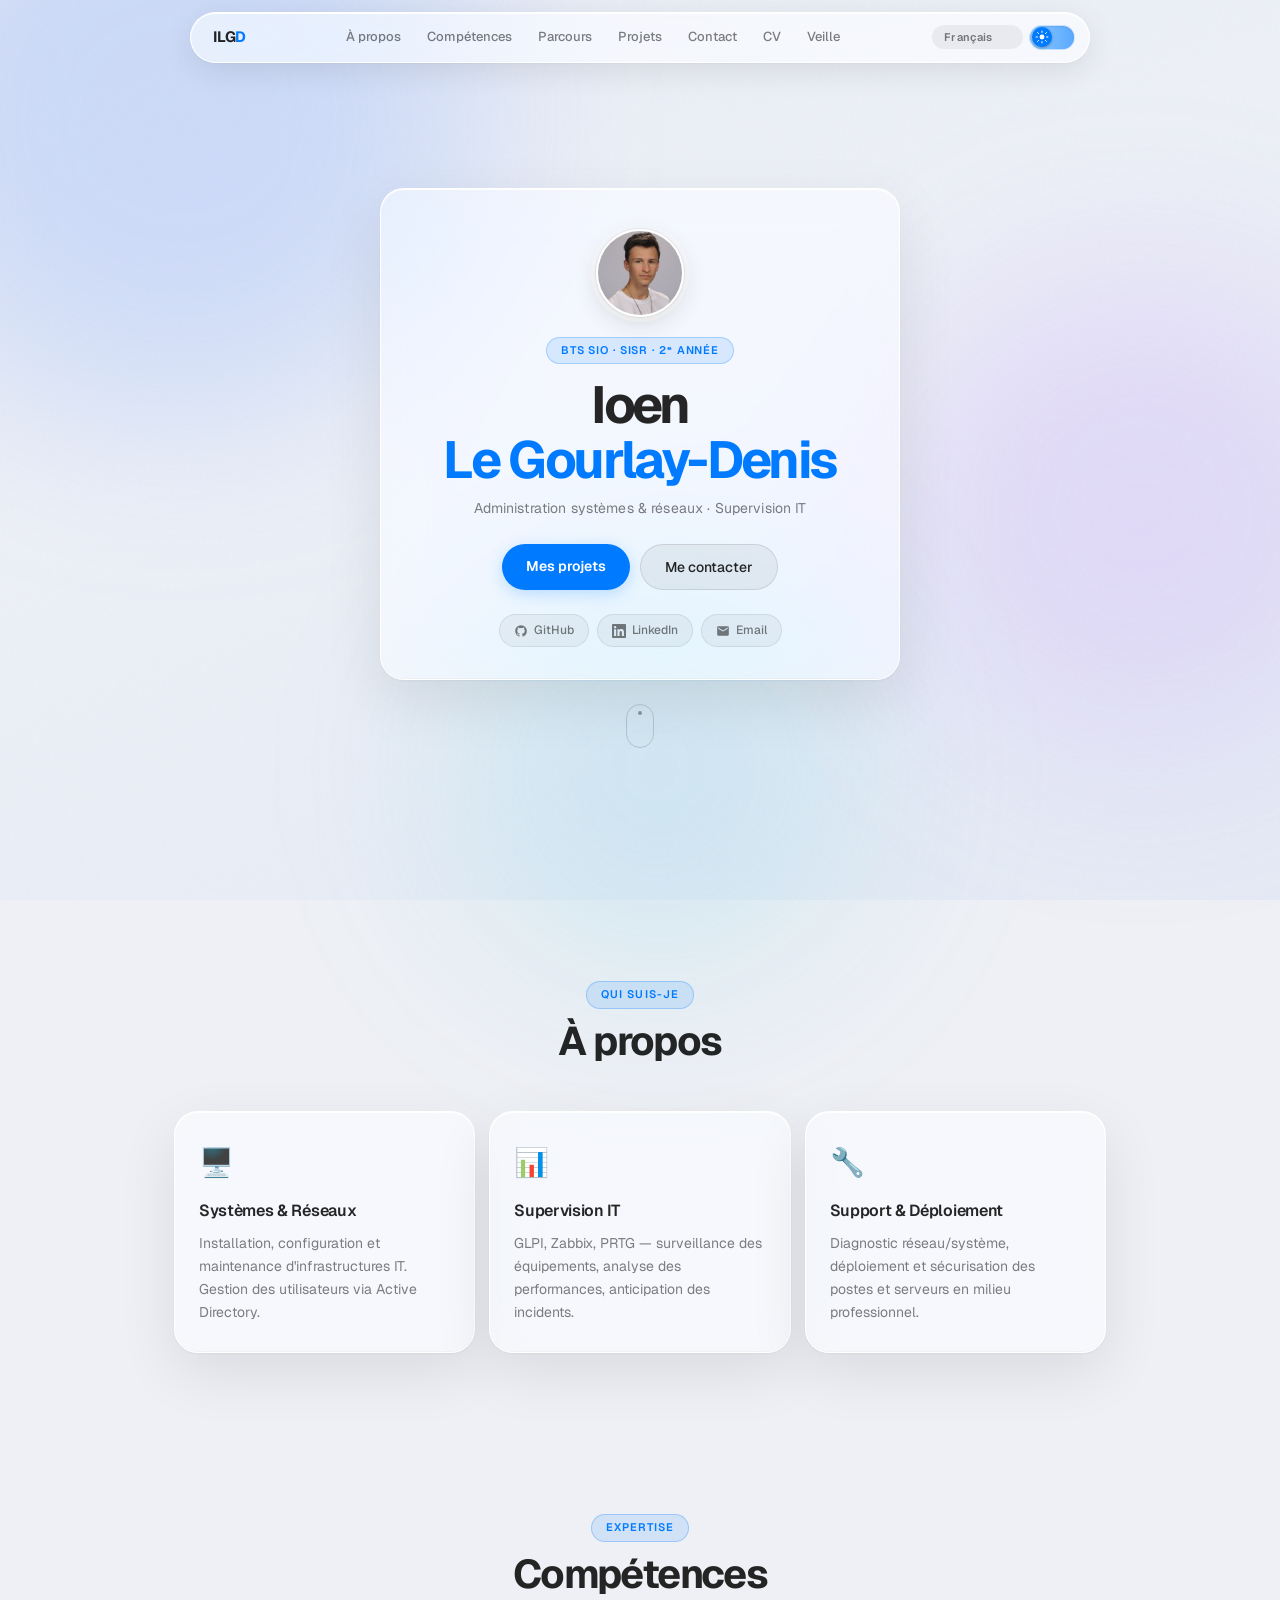
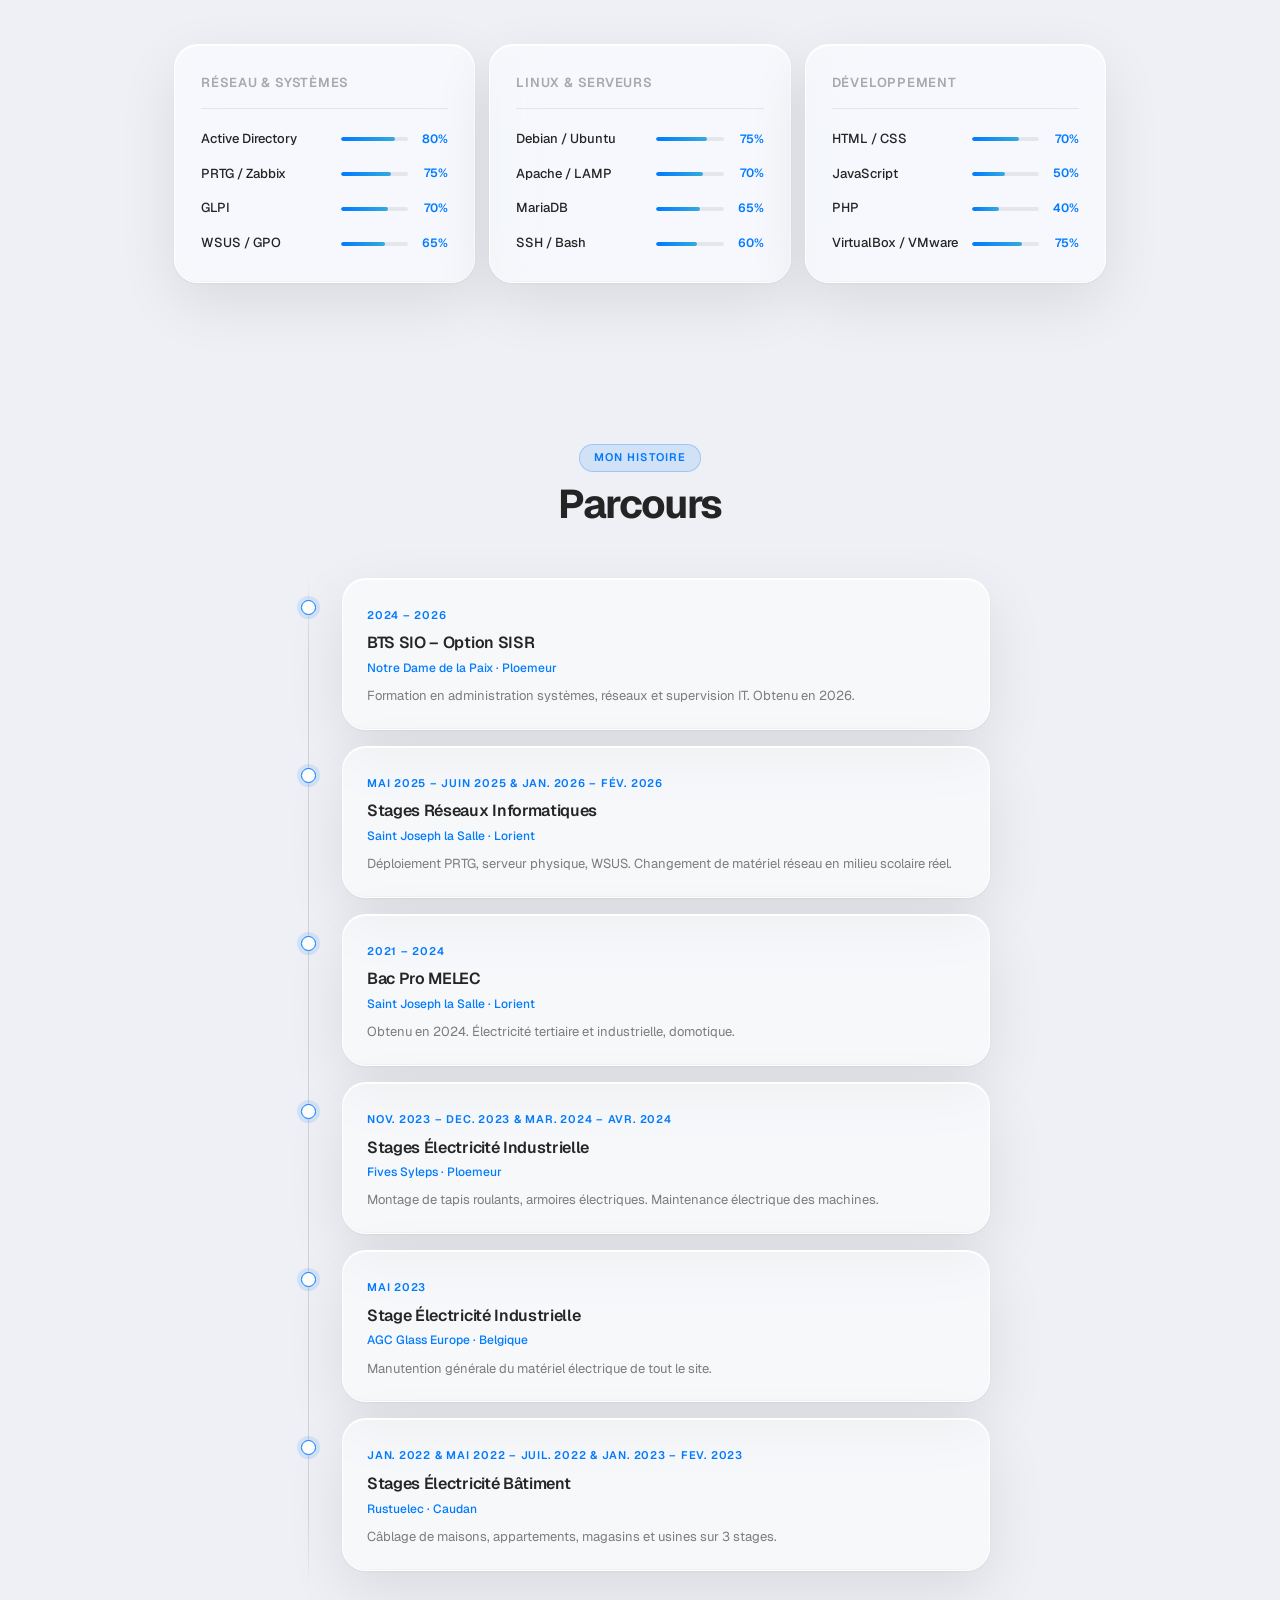
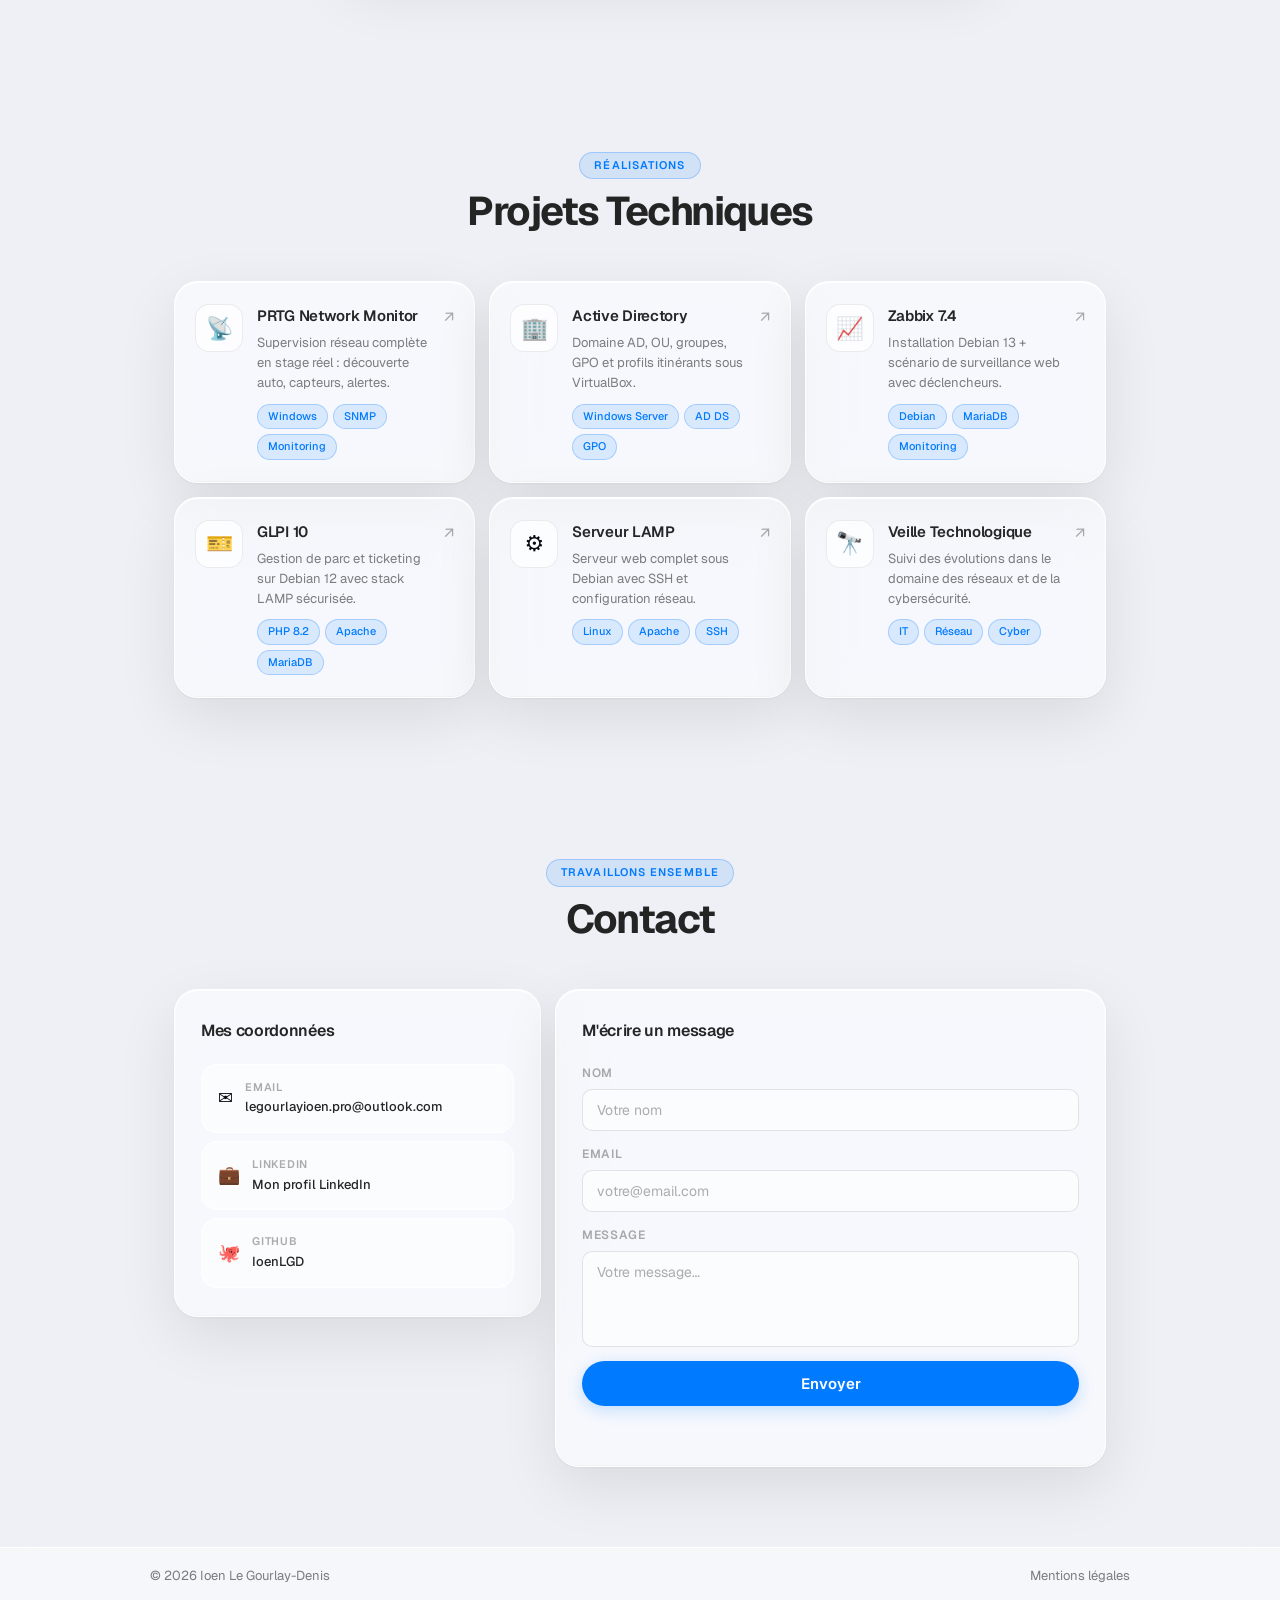
<file: index.html>
<!DOCTYPE html>
<html lang="fr">
<head>
  <meta charset="UTF-8"/>
  <meta name="viewport" content="width=device-width,initial-scale=1.0"/>
  <title>Ioen Le Gourlay-Denis — Portfolio</title>
  <link rel="preconnect" href="https://fonts.googleapis.com"/>
  <link rel="preconnect" href="https://fonts.gstatic.com" crossorigin/>
  <link href="https://fonts.googleapis.com/css2?family=Geist:wght@300;400;500;600;700;900&display=swap" rel="stylesheet"/>
  <link rel="stylesheet" href="styles.css"/>
</head>
<body>

<div class="bg-canvas" aria-hidden="true">
  <div class="bg-blob b1"></div>
  <div class="bg-blob b2"></div>
  <div class="bg-blob b3"></div>
  <div class="bg-noise"></div>
</div>

<nav class="site-nav" id="nav">
  <div class="nav-pill">
    <a href="#hero" class="nav-logo">ILG<em>D</em></a>
    <div class="nav-links" id="navLinks">
      <a href="#about"    class="nav-a" data-fr="À propos"    data-en="About">À propos</a>
      <a href="#skills"   class="nav-a" data-fr="Compétences" data-en="Skills">Compétences</a>
      <a href="#parcours" class="nav-a" data-fr="Parcours"    data-en="Journey">Parcours</a>
      <a href="#projets"  class="nav-a" data-fr="Projets"     data-en="Projects">Projets</a>
      <a href="#contact"  class="nav-a" data-fr="Contact"     data-en="Contact">Contact</a>
      <a href="cv.html"   class="nav-a" data-fr="CV"          data-en="CV">CV</a>
      <a href="veilletechnologique.html"   class="nav-a" data-fr="Veille"          data-en="Tech Watch">Veille</a>
    </div>
    <select class="lang-select" id="langSelect" aria-label="Changer la langue">
      <option value="fr">Français</option>
      <option value="en">English</option>
      <option value="es">Español</option>
      <option value="de">Deutsch</option>
      <option value="pt">Português</option>
      <option value="it">Italiano</option>
      <option value="br">Brezhoneg</option>
      <option value="sv">Svenska</option>
      <option value="nl">Nederlands</option>
      <option value="pl">Polski</option>
    </select>
    <label class="theme-toggle" id="themeToggle" aria-label="Basculer le mode sombre">
      <input type="checkbox" id="themeCheckbox">
      <span class="theme-track">
        <span class="theme-thumb">
          <svg class="icon-sun" viewBox="0 0 24 24" xmlns="http://www.w3.org/2000/svg">
            <circle cx="12" cy="12" r="4.2" fill="#fff"/>
            <g stroke="#fff" stroke-width="1.7" stroke-linecap="round">
              <line x1="12" y1="1.8" x2="12" y2="4.2"/>
              <line x1="12" y1="19.8" x2="12" y2="22.2"/>
              <line x1="1.8" y1="12" x2="4.2" y2="12"/>
              <line x1="19.8" y1="12" x2="22.2" y2="12"/>
              <line x1="4.4" y1="4.4" x2="6.1" y2="6.1"/>
              <line x1="17.9" y1="17.9" x2="19.6" y2="19.6"/>
              <line x1="4.4" y1="19.6" x2="6.1" y2="17.9"/>
              <line x1="17.9" y1="6.1" x2="19.6" y2="4.4"/>
            </g>
          </svg>
          <svg class="icon-moon" viewBox="0 0 24 24" xmlns="http://www.w3.org/2000/svg">
            <path d="M20.2 14.9A8.4 8.4 0 1 1 9.6 4.3a6.7 6.7 0 0 0 10.6 10.6z" fill="#000"/>
          </svg>
        </span>
      </span>
    </label>
    <button class="burger" id="burger" aria-label="Menu"><span></span><span></span></button>
  </div>
</nav>

<div class="mobile-drawer glass" id="drawer">
  <a href="#about"    data-fr="À propos"    data-en="About">À propos</a>
  <a href="#skills"   data-fr="Compétences" data-en="Skills">Compétences</a>
  <a href="#parcours" data-fr="Parcours"    data-en="Journey">Parcours</a>
  <a href="#projets"  data-fr="Projets"     data-en="Projects">Projets</a>
  <a href="#contact"  data-fr="Contact"     data-en="Contact">Contact</a>
  <a href="cv.html"   data-fr="CV"          data-en="CV">CV</a>
</div>

<main>

  <!-- HERO -->
  <section id="hero" class="hero-section">
    <div class="glass hero-card ios-anim" data-d="0">
      <div class="hero-photo-wrap">
        <div class="hero-photo-ring"></div>
        <img src="photo-profil.jpg" alt="Ioen Le Gourlay-Denis" class="hero-photo"/>
      </div>
      <span class="hero-badge" data-fr="BTS SIO · SISR · 2ᵉ année" data-en="IT Systems & Networks · Year 2">BTS SIO · SISR · 2ᵉ année</span>
      <h1 class="hero-name">Ioen<br/><span>Le Gourlay-Denis</span></h1>
      <p class="hero-sub" data-fr="Administration systèmes & réseaux · Supervision IT" data-en="Systems & Network Administration · IT Monitoring">Administration systèmes & réseaux · Supervision IT</p>
      <div class="hero-actions">
        <a href="#projets" class="btn-primary" data-fr="Mes projets" data-en="My projects">Mes projets</a>
        <a href="#contact" class="btn-ghost"   data-fr="Me contacter" data-en="Get in touch">Me contacter</a>
      </div>
      <div class="hero-socials">
        <a href="https://github.com/IoenLGD" target="_blank" rel="noopener" class="social-pill">
          <svg width="14" height="14" viewBox="0 0 24 24" fill="currentColor" aria-hidden="true"><path d="M12 2C6.477 2 2 6.484 2 12.017c0 4.425 2.865 8.18 6.839 9.504.5.092.682-.217.682-.483 0-.237-.008-.868-.013-1.703-2.782.605-3.369-1.343-3.369-1.343-.454-1.158-1.11-1.466-1.11-1.466-.908-.62.069-.608.069-.608 1.003.07 1.531 1.032 1.531 1.032.892 1.53 2.341 1.088 2.91.832.092-.647.35-1.088.636-1.338-2.22-.253-4.555-1.113-4.555-4.951 0-1.093.39-1.988 1.029-2.688-.103-.253-.446-1.272.098-2.65 0 0 .84-.27 2.75 1.026A9.564 9.564 0 0112 6.844c.85.004 1.705.115 2.504.337 1.909-1.296 2.747-1.027 2.747-1.027.546 1.379.202 2.398.1 2.651.64.7 1.028 1.595 1.028 2.688 0 3.848-2.339 4.695-4.566 4.943.359.309.678.92.678 1.855 0 1.338-.012 2.419-.012 2.747 0 .268.18.58.688.482A10.019 10.019 0 0022 12.017C22 6.484 17.522 2 12 2z"/></svg>
          GitHub
        </a>
        <a href="https://www.linkedin.com/in/ioen-le-gourlay-denis-564937330/" target="_blank" rel="noopener" class="social-pill">
          <svg width="14" height="14" viewBox="0 0 24 24" fill="currentColor" aria-hidden="true"><path d="M20.447 20.452h-3.554v-5.569c0-1.328-.027-3.037-1.852-3.037-1.853 0-2.136 1.445-2.136 2.939v5.667H9.351V9h3.414v1.561h.046c.477-.9 1.637-1.85 3.37-1.85 3.601 0 4.267 2.37 4.267 5.455v6.286zM5.337 7.433a2.062 2.062 0 01-2.063-2.065 2.064 2.064 0 112.063 2.065zm1.782 13.019H3.555V9h3.564v11.452zM22.225 0H1.771C.792 0 0 .774 0 1.729v20.542C0 23.227.792 24 1.771 24h20.451C23.2 24 24 23.227 24 22.271V1.729C24 .774 23.2 0 22.222 0h.003z"/></svg>
          LinkedIn
        </a>
        <a href="mailto:legourlayioen.pro@outlook.com" class="social-pill">
          <svg width="14" height="14" viewBox="0 0 24 24" fill="currentColor" aria-hidden="true"><path d="M20 4H4c-1.1 0-2 .9-2 2v12c0 1.1.9 2 2 2h16c1.1 0 2-.9 2-2V6c0-1.1-.9-2-2-2zm0 4l-8 5-8-5V6l8 5 8-5v2z"/></svg>
          Email
        </a>
      </div>
    </div>
    <div class="scroll-cue" aria-hidden="true">
      <div class="scroll-cue-track"><div class="scroll-cue-dot"></div></div>
    </div>
  </section>

  <!-- ABOUT -->
  <section id="about" class="section">
    <div class="container">
      <header class="sec-header ios-anim" data-d="0">
        <span class="eyebrow" data-fr="Qui suis-je" data-en="Who I am">Qui suis-je</span>
        <h2 data-fr="À propos" data-en="About">À propos</h2>
      </header>
      <div class="about-grid">
        <div class="glass about-card ios-anim" data-d="0">
          <span class="about-icon">🖥️</span>
          <h3 data-fr="Systèmes & Réseaux" data-en="Systems & Networks">Systèmes & Réseaux</h3>
          <p data-fr="Installation, configuration et maintenance d'infrastructures IT. Gestion des utilisateurs via Active Directory." data-en="IT infrastructure installation, configuration and maintenance. User management via Active Directory.">Installation, configuration et maintenance d'infrastructures IT. Gestion des utilisateurs via Active Directory.</p>
        </div>
        <div class="glass about-card ios-anim" data-d="80">
          <span class="about-icon">📊</span>
          <h3 data-fr="Supervision IT" data-en="IT Monitoring">Supervision IT</h3>
          <p data-fr="GLPI, Zabbix, PRTG — surveillance des équipements, analyse des performances, anticipation des incidents." data-en="GLPI, Zabbix, PRTG — equipment monitoring, performance analysis, incident prevention.">GLPI, Zabbix, PRTG — surveillance des équipements, analyse des performances, anticipation des incidents.</p>
        </div>
        <div class="glass about-card ios-anim" data-d="160">
          <span class="about-icon">🔧</span>
          <h3 data-fr="Support & Déploiement" data-en="Support & Deployment">Support & Déploiement</h3>
          <p data-fr="Diagnostic réseau/système, déploiement et sécurisation des postes et serveurs en milieu professionnel." data-en="Network/system diagnostics, deployment and hardening of workstations and servers in professional environments.">Diagnostic réseau/système, déploiement et sécurisation des postes et serveurs en milieu professionnel.</p>
        </div>
      </div>
    </div>
  </section>

  <!-- SKILLS -->
  <section id="skills" class="section">
    <div class="container">
      <header class="sec-header ios-anim" data-d="0">
        <span class="eyebrow" data-fr="Expertise" data-en="Expertise">Expertise</span>
        <h2 data-fr="Compétences" data-en="Skills">Compétences</h2>
      </header>
      <div class="skills-grid">
        <div class="glass skill-card ios-anim" data-d="0">
          <h3 data-fr="Réseau & Systèmes" data-en="Network & Systems">Réseau & Systèmes</h3>
          <div class="bars">
            <div class="bar-row"><span>Active Directory</span><div class="bar-track"><div class="bar-fill" data-w="80"></div></div><em>80%</em></div>
            <div class="bar-row"><span>PRTG / Zabbix</span><div class="bar-track"><div class="bar-fill" data-w="75"></div></div><em>75%</em></div>
            <div class="bar-row"><span>GLPI</span><div class="bar-track"><div class="bar-fill" data-w="70"></div></div><em>70%</em></div>
            <div class="bar-row"><span>WSUS / GPO</span><div class="bar-track"><div class="bar-fill" data-w="65"></div></div><em>65%</em></div>
          </div>
        </div>
        <div class="glass skill-card ios-anim" data-d="80">
          <h3 data-fr="Linux & Serveurs" data-en="Linux & Servers">Linux & Serveurs</h3>
          <div class="bars">
            <div class="bar-row"><span>Debian / Ubuntu</span><div class="bar-track"><div class="bar-fill" data-w="75"></div></div><em>75%</em></div>
            <div class="bar-row"><span>Apache / LAMP</span><div class="bar-track"><div class="bar-fill" data-w="70"></div></div><em>70%</em></div>
            <div class="bar-row"><span>MariaDB</span><div class="bar-track"><div class="bar-fill" data-w="65"></div></div><em>65%</em></div>
            <div class="bar-row"><span>SSH / Bash</span><div class="bar-track"><div class="bar-fill" data-w="60"></div></div><em>60%</em></div>
          </div>
        </div>
        <div class="glass skill-card ios-anim" data-d="160">
          <h3 data-fr="Développement" data-en="Development">Développement</h3>
          <div class="bars">
            <div class="bar-row"><span>HTML / CSS</span><div class="bar-track"><div class="bar-fill" data-w="70"></div></div><em>70%</em></div>
            <div class="bar-row"><span>JavaScript</span><div class="bar-track"><div class="bar-fill" data-w="50"></div></div><em>50%</em></div>
            <div class="bar-row"><span>PHP</span><div class="bar-track"><div class="bar-fill" data-w="40"></div></div><em>40%</em></div>
            <div class="bar-row"><span>VirtualBox / VMware</span><div class="bar-track"><div class="bar-fill" data-w="75"></div></div><em>75%</em></div>
          </div>
        </div>
      </div>
    </div>
  </section>

  <!-- PARCOURS -->
  <section id="parcours" class="section">
    <div class="container">
      <header class="sec-header ios-anim" data-d="0">
        <span class="eyebrow" data-fr="Mon histoire" data-en="My story">Mon histoire</span>
        <h2 data-fr="Parcours" data-en="Journey">Parcours</h2>
      </header>
      <div class="timeline">
        <div class="tl-line" aria-hidden="true"></div>
        <div class="tl-item ios-anim" data-d="0">
          <div class="tl-dot"></div>
          <div class="glass tl-card">
            <time>2024 – 2026</time>
            <h3 data-fr="BTS SIO – Option SISR" data-en="BTS SIO – SISR">BTS SIO – Option SISR</h3>
            <p class="tl-place">Notre Dame de la Paix · Ploemeur</p>
            <p data-fr="Formation en administration systèmes, réseaux et supervision IT. Obtenu en 2026." data-en="Training in systems administration, networking and IT monitoring. Obtained in 2026.">Formation en administration systèmes, réseaux et supervision IT. Obtenu en 2026.</p>
          </div>
        </div>
        <div class="tl-item ios-anim" data-d="80">
          <div class="tl-dot"></div>
          <div class="glass tl-card">
            <time>Mai 2025 – Juin 2025 &amp; Jan. 2026 – Fév. 2026</time>
            <h3 data-fr="Stages Réseaux Informatiques" data-en="2 Network Internships">2 Stages Réseaux Informatiques</h3>
            <p class="tl-place">Saint Joseph la Salle · Lorient</p>
            <p data-fr="Déploiement PRTG, serveur physique, WSUS. Changement de matériel réseau en milieu scolaire réel." data-en="PRTG deployment, physical server, WSUS. Network hardware upgrades in a real school environment.">Déploiement PRTG, serveur physique, WSUS. Changement de matériel réseau en milieu scolaire réel.</p>
          </div>
        </div>
        <div class="tl-item ios-anim" data-d="160">
          <div class="tl-dot"></div>
          <div class="glass tl-card">
            <time>2021 – 2024</time>
            <h3 data-fr="Bac Pro MELEC" data-en="Vocational Bac – MELEC">Bac Pro MELEC</h3>
            <p class="tl-place">Saint Joseph la Salle · Lorient</p>
            <p data-fr="Obtenu en 2024. Électricité tertiaire et industrielle, domotique." data-en="Obtained in 2024. Tertiary and industrial electricity, home automation.">Obtenu en 2024. Électricité tertiaire et industrielle, domotique.</p>
          </div>
        </div>
        <div class="tl-item ios-anim" data-d="240">
          <div class="tl-dot"></div>
          <div class="glass tl-card">
            <time>Nov. 2023 – Dec. 2023 &amp; Mar. 2024 – Avr. 2024</time>
            <h3 data-fr="Stages Électricité Industrielle" data-en="Industrial Electrical Internships">Stages Électricité Industrielle</h3>
            <p class="tl-place">Fives Syleps · Ploemeur</p>
            <p data-fr="Montage de tapis roulants, armoires électriques. Maintenance électrique des machines." data-en="Assembly of conveyor belts, electrical panels. Machine electrical maintenance.">Montage de tapis roulants, armoires électriques. Maintenance électrique des machines.</p>
          </div>
        </div>
        <div class="tl-item ios-anim" data-d="240">
          <div class="tl-dot"></div>
          <div class="glass tl-card">
            <time>Mai 2023</time>
            <h3 data-fr="Stage Électricité Industrielle" data-en="Industrial Electrical Internship">Stage Électricité Industrielle</h3>
            <p class="tl-place">AGC Glass Europe · Belgique</p>
            <p data-fr="Manutention générale du matériel électrique de tout le site." data-en="Assembly of conveyor belts, electrical panels. Machine electrical maintenance.">Montage de tapis roulants, armoires électriques. Maintenance électrique des machines.</p>
          </div>
        </div>
        <div class="tl-item ios-anim" data-d="320">
          <div class="tl-dot"></div>
          <div class="glass tl-card">
            <time>Jan. 2022 &amp; Mai 2022 – Juil. 2022 &amp; Jan. 2023 – Fev. 2023</time>
            <h3 data-fr="Stages Électricité Bâtiment" data-en="Building Electrical Internships">Stages Électricité Bâtiment</h3>
            <p class="tl-place">Rustuelec · Caudan</p>
            <p data-fr="Câblage de maisons, appartements, magasins et usines sur 3 stages." data-en="Wiring of houses, apartments, shops and factories across 3 internships.">Câblage de maisons, appartements, magasins et usines sur 3 stages.</p>
          </div>
        </div>
      </div>
    </div>
  </section>

  <!-- PROJETS -->
  <section id="projets" class="section">
    <div class="container">
      <header class="sec-header ios-anim" data-d="0">
        <span class="eyebrow" data-fr="Réalisations" data-en="Work">Réalisations</span>
        <h2 data-fr="Projets Techniques" data-en="Technical Projects">Projets Techniques</h2>
      </header>
      <div class="projects-grid">
        <a href="projet-prtg.html" class="glass proj-card ios-anim" data-d="0">
          <div class="proj-icon">📡</div>
          <div class="proj-body">
            <h3>PRTG Network Monitor</h3>
            <p data-fr="Supervision réseau complète en stage réel : découverte auto, capteurs, alertes." data-en="Full network monitoring in real internship: auto-discovery, sensors, alerts.">Supervision réseau complète en stage réel : découverte auto, capteurs, alertes.</p>
            <div class="proj-tags"><span>Windows</span><span>SNMP</span><span>Monitoring</span></div>
          </div>
          <span class="proj-arrow">↗</span>
        </a>
        <a href="projet-active-directory.html" class="glass proj-card ios-anim" data-d="60">
          <div class="proj-icon">🏢</div>
          <div class="proj-body">
            <h3>Active Directory</h3>
            <p data-fr="Domaine AD, OU, groupes, GPO et profils itinérants sous VirtualBox." data-en="AD domain, OU, groups, GPOs and roaming profiles under VirtualBox.">Domaine AD, OU, groupes, GPO et profils itinérants sous VirtualBox.</p>
            <div class="proj-tags"><span>Windows Server</span><span>AD DS</span><span>GPO</span></div>
          </div>
          <span class="proj-arrow">↗</span>
        </a>
        <a href="projet-zabbix.html" class="glass proj-card ios-anim" data-d="120">
          <div class="proj-icon">📈</div>
          <div class="proj-body">
            <h3>Zabbix 7.4</h3>
            <p data-fr="Installation Debian 13 + scénario de surveillance web avec déclencheurs." data-en="Debian 13 install + web monitoring scenario with triggers.">Installation Debian 13 + scénario de surveillance web avec déclencheurs.</p>
            <div class="proj-tags"><span>Debian</span><span>MariaDB</span><span>Monitoring</span></div>
          </div>
          <span class="proj-arrow">↗</span>
        </a>
        <a href="projet-glpi.html" class="glass proj-card ios-anim" data-d="180">
          <div class="proj-icon">🎫</div>
          <div class="proj-body">
            <h3>GLPI 10</h3>
            <p data-fr="Gestion de parc et ticketing sur Debian 12 avec stack LAMP sécurisée." data-en="Asset management & ticketing on Debian 12 with secure LAMP stack.">Gestion de parc et ticketing sur Debian 12 avec stack LAMP sécurisée.</p>
            <div class="proj-tags"><span>PHP 8.2</span><span>Apache</span><span>MariaDB</span></div>
          </div>
          <span class="proj-arrow">↗</span>
        </a>
        <a href="projet-serveur-lamp.html" class="glass proj-card ios-anim" data-d="240">
          <div class="proj-icon">⚙️</div>
          <div class="proj-body">
            <h3>Serveur LAMP</h3>
            <p data-fr="Serveur web complet sous Debian avec SSH et configuration réseau." data-en="Full web server on Debian with SSH and network configuration.">Serveur web complet sous Debian avec SSH et configuration réseau.</p>
            <div class="proj-tags"><span>Linux</span><span>Apache</span><span>SSH</span></div>
          </div>
          <span class="proj-arrow">↗</span>
        </a>
        <a href="veilletechnologique.html" class="glass proj-card ios-anim" data-d="300">
          <div class="proj-icon">🔭</div>
          <div class="proj-body">
            <h3 data-fr="Veille Technologique" data-en="Tech Watch">Veille Technologique</h3>
            <p data-fr="Suivi des évolutions dans le domaine des réseaux et de la cybersécurité." data-en="Tracking developments in networking and cybersecurity.">Suivi des évolutions dans le domaine des réseaux et de la cybersécurité.</p>
            <div class="proj-tags"><span>IT</span><span>Réseau</span><span>Cyber</span></div>
          </div>
          <span class="proj-arrow">↗</span>
        </a>
      </div>
    </div>
  </section>

  <!-- CONTACT -->
  <section id="contact" class="section">
    <div class="container">
      <header class="sec-header ios-anim" data-d="0">
        <span class="eyebrow" data-fr="Travaillons ensemble" data-en="Let's work together">Travaillons ensemble</span>
        <h2>Contact</h2>
      </header>
      <div class="contact-grid">
        <div class="glass contact-info-card ios-anim" data-d="0">
          <h3 data-fr="Mes coordonnées" data-en="My details">Mes coordonnées</h3>
          <div class="contact-rows">
            <a href="mailto:legourlayioen.pro@outlook.com" class="cr">
              <span class="cr-icon">✉️</span>
              <div class="cr-texts">
                <span class="cr-label">Email</span>
                <span class="cr-val">legourlayioen.pro@outlook.com</span>
              </div>
            </a>
            <a href="https://www.linkedin.com/in/ioen-le-gourlay-denis-564937330/" target="_blank" rel="noopener" class="cr">
              <span class="cr-icon">💼</span>
              <div class="cr-texts">
                <span class="cr-label">LinkedIn</span>
                <span class="cr-val" data-fr="Mon profil LinkedIn" data-en="My LinkedIn profile">Mon profil LinkedIn</span>
              </div>
            </a>
            <a href="https://github.com/IoenLGD" target="_blank" rel="noopener" class="cr">
              <span class="cr-icon">🐙</span>
              <div class="cr-texts">
                <span class="cr-label">GitHub</span>
                <span class="cr-val">IoenLGD</span>
              </div>
            </a>
          </div>
        </div>
        <div class="glass contact-form-card ios-anim" data-d="80">
          <h3 data-fr="M'écrire un message" data-en="Send a message">M'écrire un message</h3>
          <form id="contactForm" class="cform" novalidate>
            <div class="cform-row">
              <label data-fr="Nom" data-en="Name">Nom</label>
              <input type="text" id="fname" placeholder="Votre nom" data-ph-fr="Votre nom" data-ph-en="Your name" required/>
            </div>
            <div class="cform-row">
              <label>Email</label>
              <input type="email" id="femail" placeholder="votre@email.com" required/>
            </div>
            <div class="cform-row">
              <label data-fr="Message" data-en="Message">Message</label>
              <textarea id="fmsg" rows="4" placeholder="Votre message…" data-ph-fr="Votre message…" data-ph-en="Your message…" required></textarea>
            </div>
            <button type="submit" class="btn-primary btn-block" data-fr="Envoyer" data-en="Send">Envoyer</button>
            <p class="form-status" id="formStatus"></p>
          </form>
        </div>
      </div>
    </div>
  </section>

</main>

<footer class="site-footer">
  <div class="footer-inner">
    <span>© 2026 Ioen Le Gourlay-Denis</span>
    <a href="mentions-legales.html" data-fr="Mentions légales" data-en="Legal notice">Mentions légales</a>
  </div>
</footer>

<script src="script.js"></script>
</body>
</html>
</file>
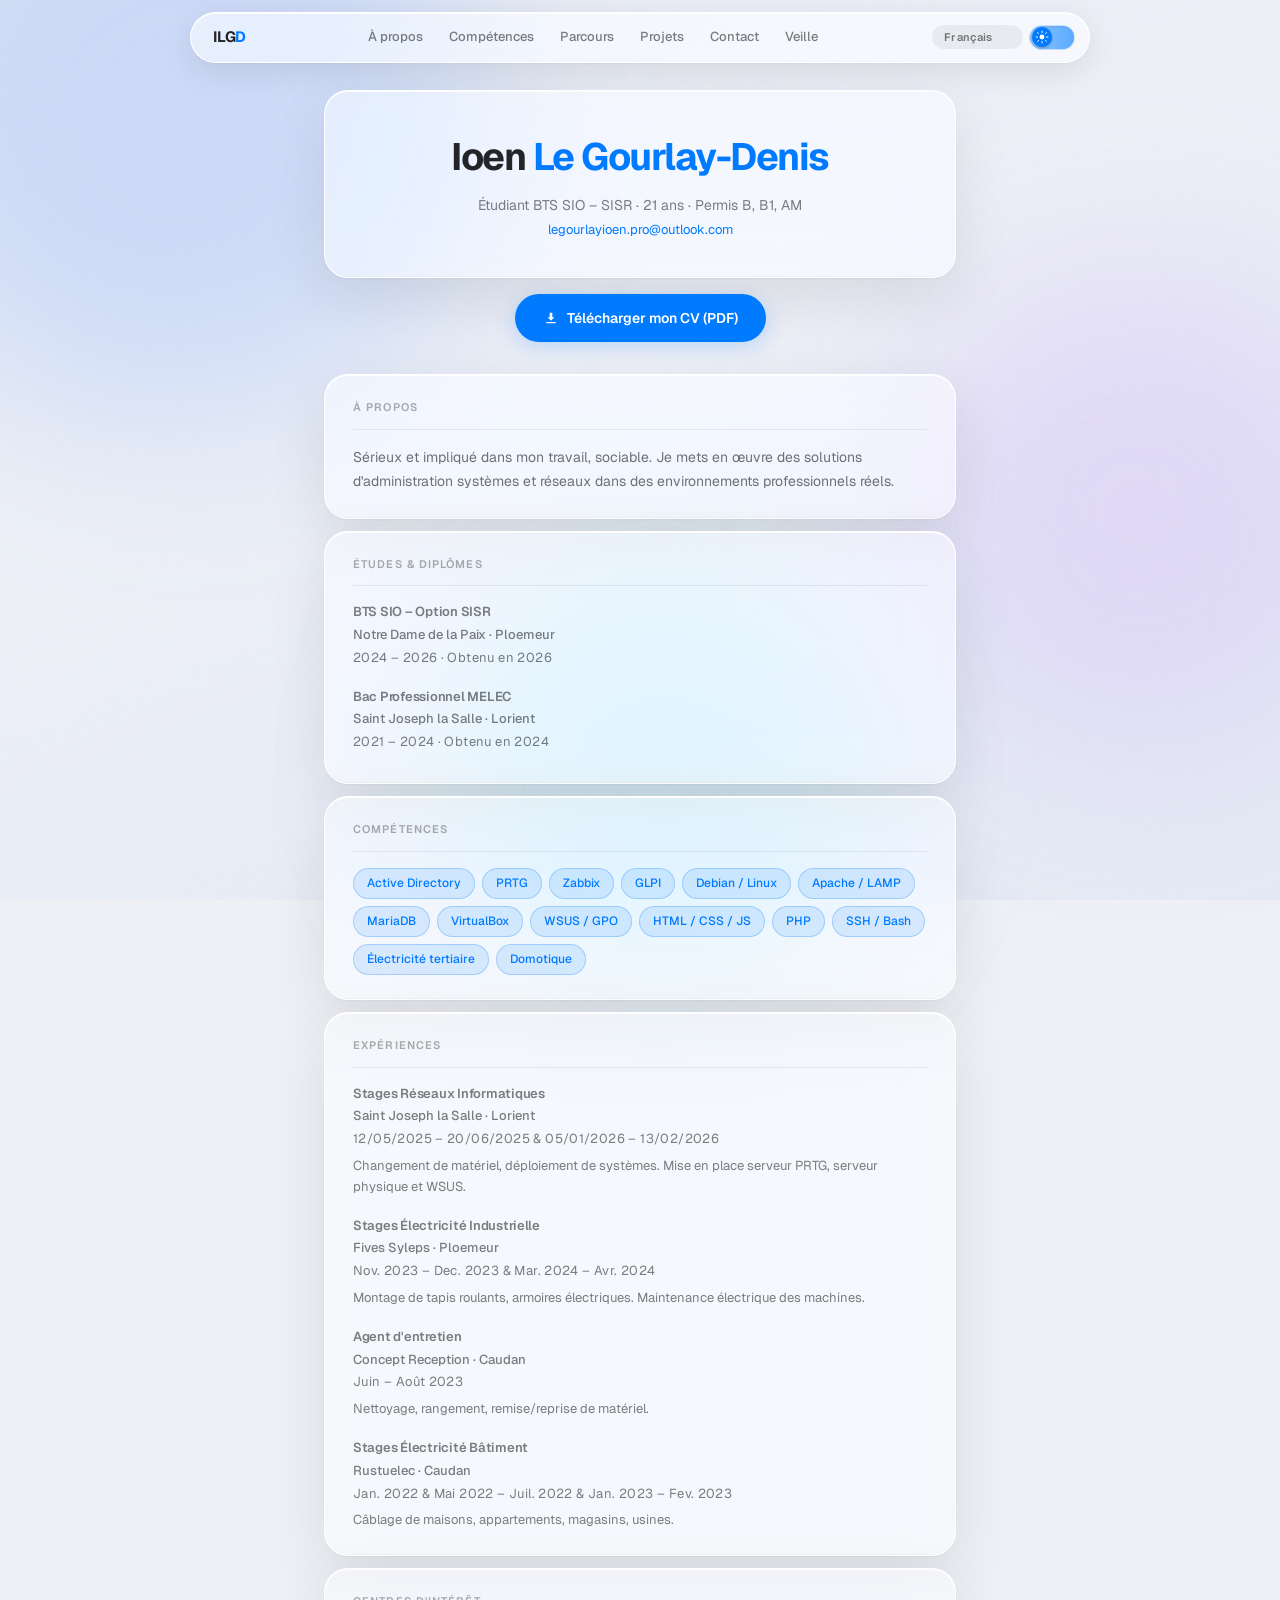
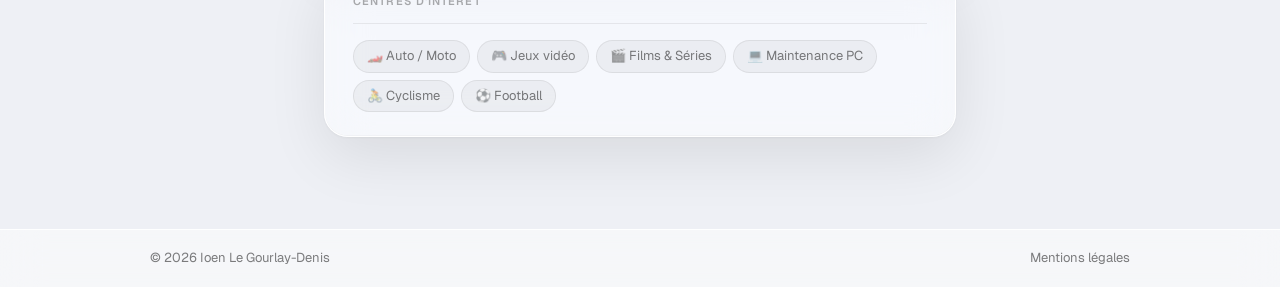
<file: cv.html>
<!DOCTYPE html>
<html lang="fr">
<head>
  <meta charset="UTF-8"/>
  <meta name="viewport" content="width=device-width,initial-scale=1.0"/>
  <title>CV — Ioen Le Gourlay-Denis</title>
  <link rel="preconnect" href="https://fonts.googleapis.com"/>
  <link rel="preconnect" href="https://fonts.gstatic.com" crossorigin/>
  <link href="https://fonts.googleapis.com/css2?family=Geist:wght@300;400;500;600;700;900&display=swap" rel="stylesheet"/>
  <link rel="stylesheet" href="styles.css"/>
</head>
<body>
<div class="bg-canvas" aria-hidden="true">
  <div class="bg-blob b1"></div><div class="bg-blob b2"></div><div class="bg-blob b3"></div>
  <div class="bg-noise"></div>
</div>
<nav class="site-nav" id="nav">
  <div class="nav-pill">
    <a href="index.html" class="nav-logo">ILG<em>D</em></a>
    <div class="nav-links">
      <a href="index.html#about"    class="nav-a" data-fr="À propos"    data-en="About">À propos</a>
      <a href="index.html#skills"   class="nav-a" data-fr="Compétences" data-en="Skills">Compétences</a>
      <a href="index.html#parcours" class="nav-a" data-fr="Parcours"    data-en="Journey">Parcours</a>
      <a href="index.html#projets"  class="nav-a" data-fr="Projets"     data-en="Projects">Projets</a>
      <a href="index.html#contact"  class="nav-a" data-fr="Contact"     data-en="Contact">Contact</a>
      <a href="veilletechnologique.html"   class="nav-a" data-fr="Veille"          data-en="Tech Watch">Veille</a>
    </div>
    <select class="lang-select" id="langSelect" aria-label="Changer la langue">
      <option value="fr">Français</option>
      <option value="en">English</option>
      <option value="es">Español</option>
      <option value="de">Deutsch</option>
      <option value="pt">Português</option>
      <option value="it">Italiano</option>
      <option value="br">Brezhoneg</option>
      <option value="sv">Svenska</option>
      <option value="nl">Nederlands</option>
      <option value="pl">Polski</option>
    </select>
    <label class="theme-toggle" id="themeToggle" aria-label="Basculer le mode sombre">
      <input type="checkbox" id="themeCheckbox">
      <span class="theme-track">
        <span class="theme-thumb">
          <svg class="icon-sun" viewBox="0 0 24 24" xmlns="http://www.w3.org/2000/svg">
            <circle cx="12" cy="12" r="4.2" fill="#fff"/>
            <g stroke="#fff" stroke-width="1.7" stroke-linecap="round">
              <line x1="12" y1="1.8" x2="12" y2="4.2"/>
              <line x1="12" y1="19.8" x2="12" y2="22.2"/>
              <line x1="1.8" y1="12" x2="4.2" y2="12"/>
              <line x1="19.8" y1="12" x2="22.2" y2="12"/>
              <line x1="4.4" y1="4.4" x2="6.1" y2="6.1"/>
              <line x1="17.9" y1="17.9" x2="19.6" y2="19.6"/>
              <line x1="4.4" y1="19.6" x2="6.1" y2="17.9"/>
              <line x1="17.9" y1="6.1" x2="19.6" y2="4.4"/>
            </g>
          </svg>
          <svg class="icon-moon" viewBox="0 0 24 24" xmlns="http://www.w3.org/2000/svg">
            <path d="M20.2 14.9A8.4 8.4 0 1 1 9.6 4.3a6.7 6.7 0 0 0 10.6 10.6z" fill="#000"/>
          </svg>
        </span>
      </span>
    </label>
    <button class="burger" id="burger"><span></span><span></span></button>
  </div>
</nav>
<div class="mobile-drawer glass" id="drawer">
  <a href="index.html#about"    data-fr="À propos"    data-en="About">À propos</a>
  <a href="index.html#skills"   data-fr="Compétences" data-en="Skills">Compétences</a>
  <a href="index.html#parcours" data-fr="Parcours"    data-en="Journey">Parcours</a>
  <a href="index.html#projets"  data-fr="Projets"     data-en="Projects">Projets</a>
  <a href="index.html#contact"  data-fr="Contact"     data-en="Contact">Contact</a>
  <a href="veilletechnologique.html"   class="nav-a" data-fr="Veille"          data-en="Tech Watch">Veille</a>
</div>

<main class="cv-page">
  <div class="container" style="max-width:680px; margin-top: 90px;">

    <div class="glass cv-top-card ios-anim" data-d="0">
      <div class="cv-name">Ioen <span>Le Gourlay-Denis</span></div>
      <p class="cv-subtitle" data-fr="Étudiant BTS SIO – SISR · 21 ans · Permis B, B1, AM" data-en="BTS SIO – SISR Student · 21 y.o. · Driving licences B, B1, AM">Étudiant BTS SIO – SISR · 21 ans · Permis B, B1, AM</p>
      <p class="cv-email">legourlayioen.pro@outlook.com</p>
    </div>

    <div class="cv-dl-wrap ios-anim" data-d="60">
      <a href="cv_hellocv.pdf" download class="btn-dl">
        <svg width="16" height="16" viewBox="0 0 24 24" fill="currentColor" aria-hidden="true"><path d="M12 16l-5-5h3V4h4v7h3l-5 5zm-7 2h14v2H5v-2z"/></svg>
        <span data-fr="Télécharger mon CV (PDF)" data-en="Download my CV (PDF)">Télécharger mon CV (PDF)</span>
      </a>
    </div>

    <div class="glass cv-block ios-anim" data-d="100">
      <p class="cv-block-title" data-fr="À propos" data-en="About">À propos</p>
      <p style="font-size:14px;color:rgba(0,0,0,0.55);line-height:1.7" data-fr="Sérieux et impliqué dans mon travail, sociable. Je mets en œuvre des solutions d'administration systèmes et réseaux dans des environnements professionnels réels." data-en="Committed and thorough in my work, sociable. I implement systems and network administration solutions in real professional environments.">Sérieux et impliqué dans mon travail, sociable. Je mets en œuvre des solutions d'administration systèmes et réseaux dans des environnements professionnels réels.</p>
    </div>

    <div class="glass cv-block ios-anim" data-d="140">
      <p class="cv-block-title" data-fr="Études & Diplômes" data-en="Education">Études & Diplômes</p>
      <div class="cv-entry">
        <p class="cv-entry-name" data-fr="BTS SIO – Option SISR" data-en="BTS SIO – SISR">BTS SIO – Option SISR</p>
        <p class="cv-entry-place">Notre Dame de la Paix · Ploemeur</p>
        <p class="cv-entry-date" data-fr="2024 – 2026 · Obtenu en 2026" data-en="2024 – 2026 · Obtained in 2026">2024 – 2026 · Obtenu en 2026</p>
      </div>
      <div class="cv-entry">
        <p class="cv-entry-name" data-fr="Bac Professionnel MELEC" data-en="Vocational Bac – MELEC">Bac Professionnel MELEC</p>
        <p class="cv-entry-place">Saint Joseph la Salle · Lorient</p>
        <p class="cv-entry-date" data-fr="2021 – 2024 · Obtenu en 2024" data-en="2021 – 2024 · Obtained in 2024">2021 – 2024 · Obtenu en 2024</p>
      </div>
    </div>

    <div class="glass cv-block ios-anim" data-d="180">
      <p class="cv-block-title" data-fr="Compétences" data-en="Skills">Compétences</p>
      <div class="skill-chips">
        <span class="skill-chip">Active Directory</span>
        <span class="skill-chip">PRTG</span>
        <span class="skill-chip">Zabbix</span>
        <span class="skill-chip">GLPI</span>
        <span class="skill-chip">Debian / Linux</span>
        <span class="skill-chip">Apache / LAMP</span>
        <span class="skill-chip">MariaDB</span>
        <span class="skill-chip">VirtualBox</span>
        <span class="skill-chip">WSUS / GPO</span>
        <span class="skill-chip">HTML / CSS / JS</span>
        <span class="skill-chip">PHP</span>
        <span class="skill-chip">SSH / Bash</span>
        <span class="skill-chip" data-fr="Électricité tertiaire" data-en="Tertiary electricity">Électricité tertiaire</span>
        <span class="skill-chip" data-fr="Domotique" data-en="Home automation">Domotique</span>
      </div>
    </div>

    <div class="glass cv-block ios-anim" data-d="220">
      <p class="cv-block-title" data-fr="Expériences" data-en="Experience">Expériences</p>
      <div class="cv-entry">
        <p class="cv-entry-name" data-fr="Stages Réseaux Informatiques" data-en="IT Network Internships">Stages Réseaux Informatiques</p>
        <p class="cv-entry-place">Saint Joseph la Salle · Lorient</p>
        <p class="cv-entry-date">12/05/2025 – 20/06/2025 &amp; 05/01/2026 – 13/02/2026</p>
        <p data-fr="Changement de matériel, déploiement de systèmes. Mise en place serveur PRTG, serveur physique et WSUS." data-en="Hardware upgrades, systems deployment. Setup of PRTG server, physical server and WSUS.">Changement de matériel, déploiement de systèmes. Mise en place serveur PRTG, serveur physique et WSUS.</p>
      </div>
      <div class="cv-entry">
        <p class="cv-entry-name" data-fr="Stages Électricité Industrielle" data-en="Industrial Electrical Internships">Stages Électricité Industrielle</p>
        <p class="cv-entry-place">Fives Syleps · Ploemeur</p>
        <p class="cv-entry-date">Nov. 2023 – Dec. 2023 & Mar. 2024 – Avr. 2024</p>
        <p data-fr="Montage de tapis roulants, armoires électriques. Maintenance électrique des machines." data-en="Assembly of conveyor belts, electrical panels. Machine electrical maintenance.">Montage de tapis roulants, armoires électriques. Maintenance électrique des machines.</p>
      </div>
      <div class="cv-entry">
        <p class="cv-entry-name" data-fr="Agent d'entretien" data-en="Maintenance Agent">Agent d'entretien</p>
        <p class="cv-entry-place">Concept Reception · Caudan</p>
        <p class="cv-entry-date" data-fr="Juin – Août 2023" data-en="June – August 2023">Juin – Août 2023</p>
        <p data-fr="Nettoyage, rangement, remise/reprise de matériel." data-en="Cleaning, tidying, equipment handover.">Nettoyage, rangement, remise/reprise de matériel.</p>
      </div>
      <div class="cv-entry">
        <p class="cv-entry-name" data-fr="Stages Électricité Bâtiment" data-en="Building Electrical Internships">Stages Électricité Bâtiment</p>
        <p class="cv-entry-place">Rustuelec · Caudan</p>
        <p class="cv-entry-date">Jan. 2022 & Mai 2022 – Juil. 2022 & Jan. 2023 – Fev. 2023</p>
        <p data-fr="Câblage de maisons, appartements, magasins, usines." data-en="Wiring of houses, apartments, shops and factories.">Câblage de maisons, appartements, magasins, usines.</p>
      </div>
    </div>

    <div class="glass cv-block ios-anim" data-d="260">
      <p class="cv-block-title" data-fr="Centres d'intérêt" data-en="Interests">Centres d'intérêt</p>
      <div class="interest-chips">
        <span class="interest-chip">🏎️ Auto / Moto</span>
        <span class="interest-chip">🎮 Jeux vidéo</span>
        <span class="interest-chip">🎬 Films &amp; Séries</span>
        <span class="interest-chip">💻 Maintenance PC</span>
        <span class="interest-chip">🚴 Cyclisme</span>
        <span class="interest-chip">⚽ Football</span>
      </div>
    </div>

  </div>
</main>

<footer class="site-footer">
  <div class="footer-inner">
    <span>© 2026 Ioen Le Gourlay-Denis</span>
    <a href="mentions-legales.html" data-fr="Mentions légales" data-en="Legal notice">Mentions légales</a>
  </div>
</footer>
<script src="script.js"></script>
</body>
</html>
</file>
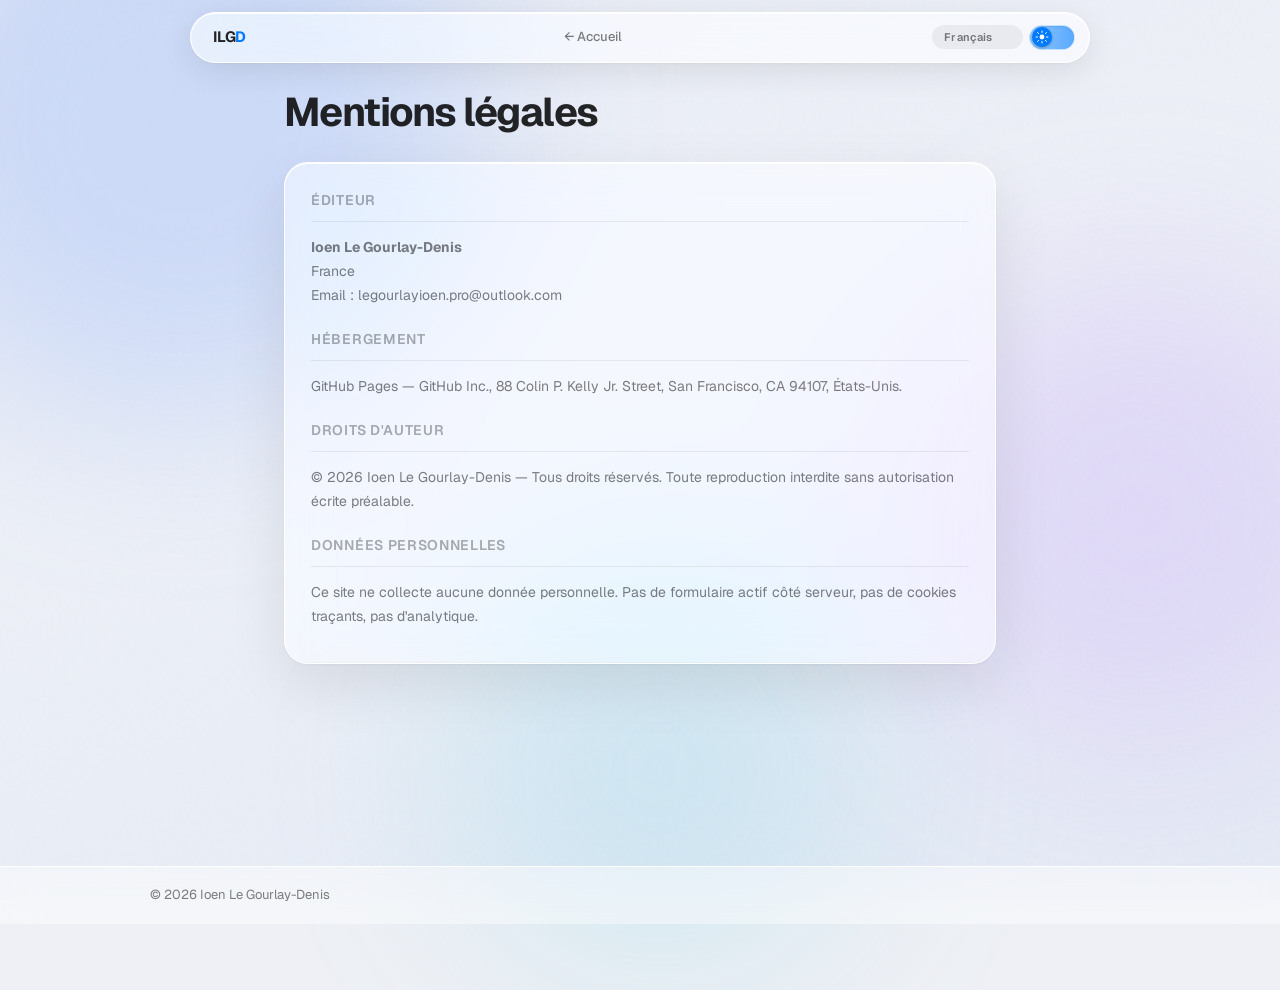
<file: mentions-legales.html>
<!DOCTYPE html>
<html lang="fr">
<head>
  <meta charset="UTF-8"/><meta name="viewport" content="width=device-width,initial-scale=1.0"/>
  <title>Mentions légales — Ioen Le Gourlay-Denis</title>
  <link href="https://fonts.googleapis.com/css2?family=Geist:wght@300;400;500;600;700;900&display=swap" rel="stylesheet"/>
  <link rel="stylesheet" href="styles.css"/>
</head>
<body>
<div class="bg-canvas" aria-hidden="true"><div class="bg-blob b1"></div><div class="bg-blob b2"></div><div class="bg-blob b3"></div><div class="bg-noise"></div></div>
<nav class="site-nav" id="nav"><div class="nav-pill">
  <a href="index.html" class="nav-logo">ILG<em>D</em></a>
  <div class="nav-links"><a href="index.html" class="nav-a" data-fr="← Accueil" data-en="← Home page">← Accueil</a></div>
  <select class="lang-select" id="langSelect" aria-label="Changer la langue">
      <option value="fr">Français</option>
      <option value="en">English</option>
      <option value="es">Español</option>
      <option value="de">Deutsch</option>
      <option value="pt">Português</option>
      <option value="it">Italiano</option>
      <option value="br">Brezhoneg</option>
      <option value="sv">Svenska</option>
      <option value="nl">Nederlands</option>
      <option value="pl">Polski</option>
    </select>
    <label class="theme-toggle" id="themeToggle" aria-label="Basculer le mode sombre">
      <input type="checkbox" id="themeCheckbox">
      <span class="theme-track">
        <span class="theme-thumb">
          <svg class="icon-sun" viewBox="0 0 24 24" xmlns="http://www.w3.org/2000/svg">
            <circle cx="12" cy="12" r="4.2" fill="#fff"/>
            <g stroke="#fff" stroke-width="1.7" stroke-linecap="round">
              <line x1="12" y1="1.8" x2="12" y2="4.2"/>
              <line x1="12" y1="19.8" x2="12" y2="22.2"/>
              <line x1="1.8" y1="12" x2="4.2" y2="12"/>
              <line x1="19.8" y1="12" x2="22.2" y2="12"/>
              <line x1="4.4" y1="4.4" x2="6.1" y2="6.1"/>
              <line x1="17.9" y1="17.9" x2="19.6" y2="19.6"/>
              <line x1="4.4" y1="19.6" x2="6.1" y2="17.9"/>
              <line x1="17.9" y1="6.1" x2="19.6" y2="4.4"/>
            </g>
          </svg>
          <svg class="icon-moon" viewBox="0 0 24 24" xmlns="http://www.w3.org/2000/svg">
            <path d="M20.2 14.9A8.4 8.4 0 1 1 9.6 4.3a6.7 6.7 0 0 0 10.6 10.6z" fill="#000"/>
          </svg>
        </span>
      </span>
    </label>
  <button class="burger" id="burger"><span></span><span></span></button>
</div></nav>
<div class="container" style="max-width:680px; margin-top: 90px;"></div>
<main class="proj-detail-page"><div class="container">
  <div class="proj-detail-hero ios-anim" data-d="0">
    <h1 data-fr="Mentions légales" data-en="Legal Notice">Mentions légales</h1>
  </div>
  <div class="glass detail-card ios-anim" data-d="60">
    <h2 data-fr="Éditeur" data-en="Editor">Éditeur</h2>
    <p><strong>Ioen Le Gourlay-Denis</strong><br/>France<br/>Email : legourlayioen.pro@outlook.com</p>
    <h2 style="margin-top:20px" data-fr="Hébergement" data-en="lodging">Hébergement</h2>
    <p data-fr="GitHub Pages — GitHub Inc., 88 Colin P. Kelly Jr. Street, San Francisco, CA 94107, États-Unis." data-en="GitHub Pages — GitHub Inc., 88 Colin P. Kelly Jr. Street, San Francisco, CA 94107, United States." >GitHub Pages — GitHub Inc., 88 Colin P. Kelly Jr. Street, San Francisco, CA 94107, États-Unis.</p>
    <h2 style="margin-top:20px" data-fr="Droits d'auteur" data-en="Copyright">Droits d'auteur</h2>
    <p data-fr="© 2026 Ioen Le Gourlay-Denis — Tous droits réservés. Toute reproduction interdite sans autorisation écrite préalable." data-en="© 2026 Ioen Le Gourlay-Denis — All rights reserved. Reproduction prohibited without prior written permission." >© 2026 Ioen Le Gourlay-Denis — Tous droits réservés. Toute reproduction interdite sans autorisation écrite préalable.</p>
    <h2 style="margin-top:20px" data-fr="Données personnelles" data-en="Personal data">Données personnelles</h2>
    <p data-fr="Ce site ne collecte aucune donnée personnelle. Pas de formulaire actif côté serveur, pas de cookies traçants, pas d'analytique." data-en="This site does not collect any personal data. No server-side forms, no tracking cookies, and no analytics.">Ce site ne collecte aucune donnée personnelle. Pas de formulaire actif côté serveur, pas de cookies traçants, pas d'analytique.</p>
  </div>
</div></main>
<div class="container" style="max-width:680px; margin-top: 110px;"></div>
<footer class="site-footer"><div class="footer-inner"><span>© 2026 Ioen Le Gourlay-Denis</span></div></footer>
<script src="script.js"></script>
</body></html>
</file>
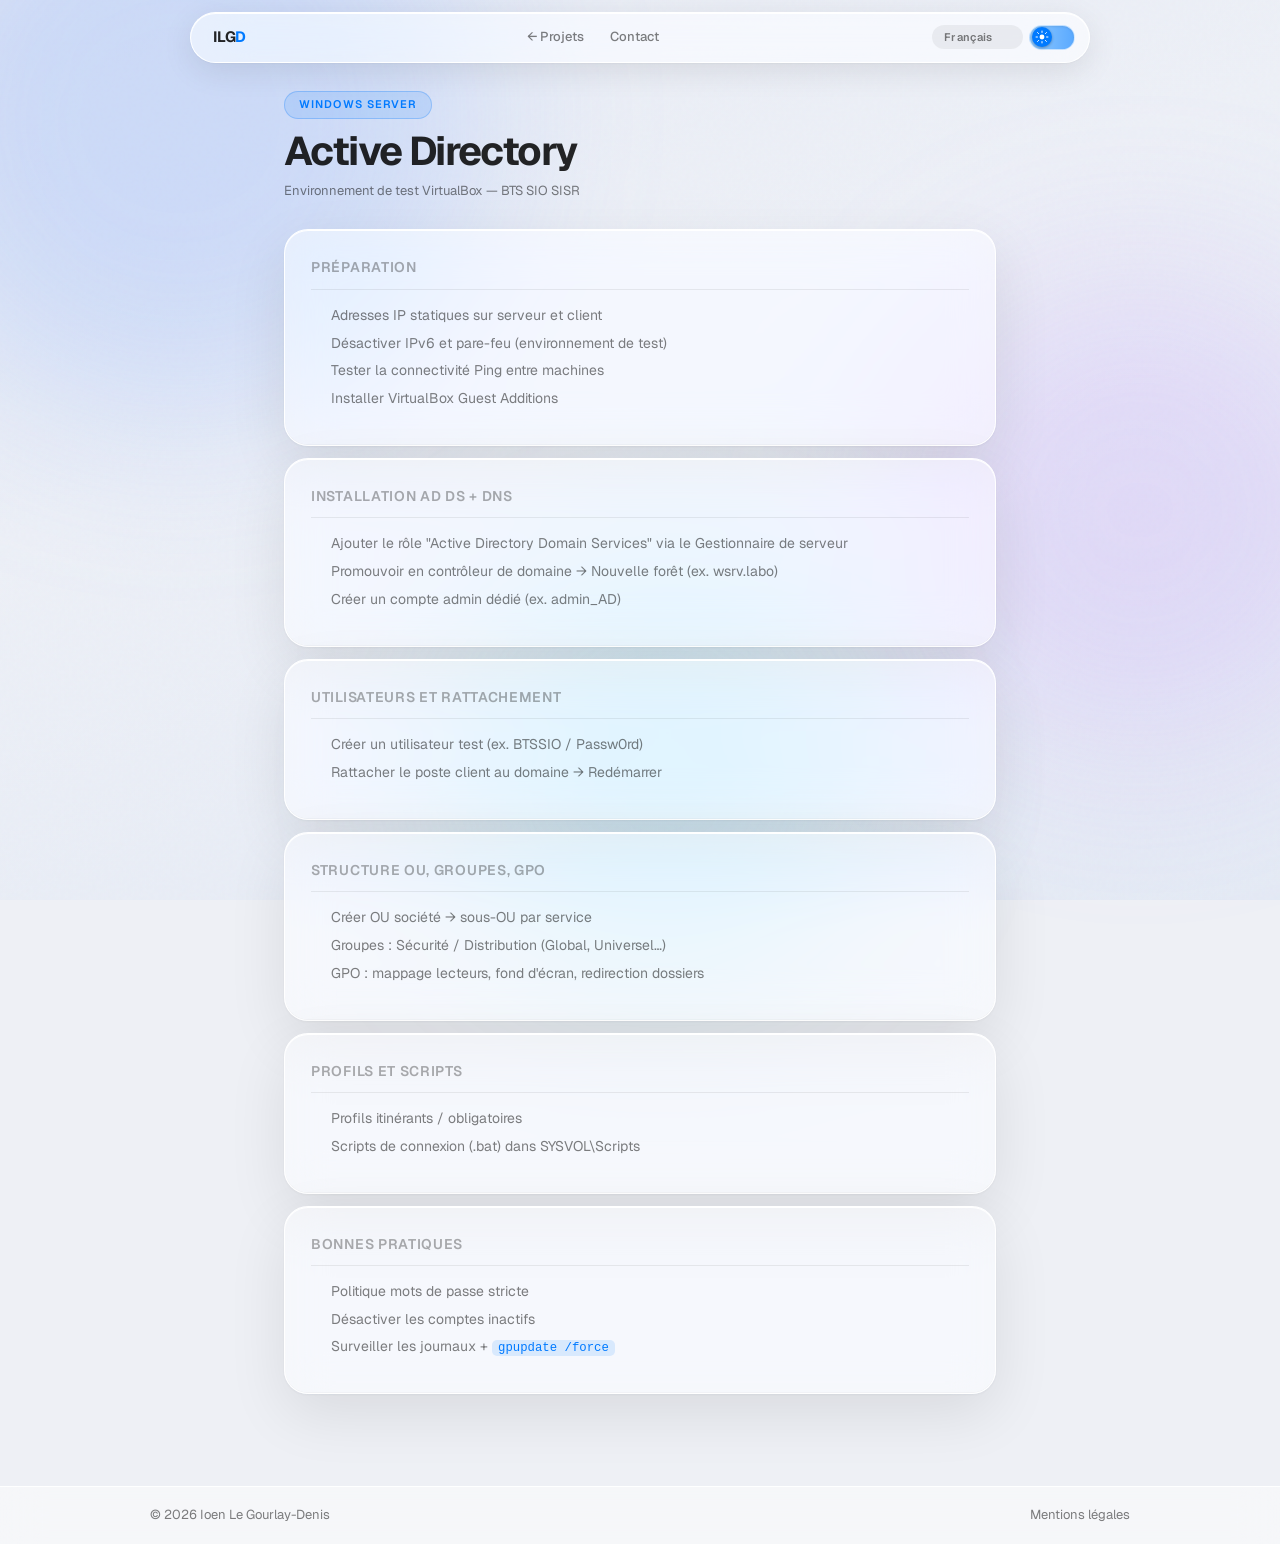
<file: projet-active-directory.html>
<!DOCTYPE html>
<html lang="fr">
<head>
  <meta charset="UTF-8"/><meta name="viewport" content="width=device-width,initial-scale=1.0"/>
  <title>Active Directory — Ioen Le Gourlay-Denis</title>
  <link rel="preconnect" href="https://fonts.googleapis.com"/>
  <link href="https://fonts.googleapis.com/css2?family=Geist:wght@300;400;500;600;700;900&display=swap" rel="stylesheet"/>
  <link rel="stylesheet" href="styles.css"/>
</head>
<body>
<div class="bg-canvas" aria-hidden="true"><div class="bg-blob b1"></div><div class="bg-blob b2"></div><div class="bg-blob b3"></div><div class="bg-noise"></div></div>
<nav class="site-nav" id="nav"><div class="nav-pill">
  <a href="index.html" class="nav-logo">ILG<em>D</em></a>
  <div class="nav-links"><a href="index.html#projets" class="nav-a" data-fr="← Projets" data-en="← Projects">← Projets</a><a href="index.html#contact" class="nav-a">Contact</a></div>
  <select class="lang-select" id="langSelect" aria-label="Changer la langue">
      <option value="fr">Français</option>
      <option value="en">English</option>
      <option value="es">Español</option>
      <option value="de">Deutsch</option>
      <option value="pt">Português</option>
      <option value="it">Italiano</option>
      <option value="br">Brezhoneg</option>
      <option value="sv">Svenska</option>
      <option value="nl">Nederlands</option>
      <option value="pl">Polski</option>
    </select>
    <label class="theme-toggle" id="themeToggle" aria-label="Basculer le mode sombre">
      <input type="checkbox" id="themeCheckbox">
      <span class="theme-track">
        <span class="theme-thumb">
          <svg class="icon-sun" viewBox="0 0 24 24" xmlns="http://www.w3.org/2000/svg">
            <circle cx="12" cy="12" r="4.2" fill="#fff"/>
            <g stroke="#fff" stroke-width="1.7" stroke-linecap="round">
              <line x1="12" y1="1.8" x2="12" y2="4.2"/>
              <line x1="12" y1="19.8" x2="12" y2="22.2"/>
              <line x1="1.8" y1="12" x2="4.2" y2="12"/>
              <line x1="19.8" y1="12" x2="22.2" y2="12"/>
              <line x1="4.4" y1="4.4" x2="6.1" y2="6.1"/>
              <line x1="17.9" y1="17.9" x2="19.6" y2="19.6"/>
              <line x1="4.4" y1="19.6" x2="6.1" y2="17.9"/>
              <line x1="17.9" y1="6.1" x2="19.6" y2="4.4"/>
            </g>
          </svg>
          <svg class="icon-moon" viewBox="0 0 24 24" xmlns="http://www.w3.org/2000/svg">
            <path d="M20.2 14.9A8.4 8.4 0 1 1 9.6 4.3a6.7 6.7 0 0 0 10.6 10.6z" fill="#000"/>
          </svg>
        </span>
      </span>
    </label>
  <button class="burger" id="burger"><span></span><span></span></button>
</div></nav>
<div class="container" style="max-width:680px; margin-top: 90px;"></div>
<div class="mobile-drawer glass" id="drawer">
  <a href="index.html">Accueil</a>
  <a href="index.html#projets">Projets</a>
  <a href="cv.html"   class="nav-a" data-fr="CV"          data-en="CV">CV</a>
  <a href="veilletechnologique.html"   class="nav-a" data-fr="Veille"          data-en="Tech Watch">Veille</a>
</div>
<main class="proj-detail-page"><div class="container">
  <div class="proj-detail-hero ios-anim" data-d="0">
    <span class="eyebrow">Windows Server</span>
    <h1>Active Directory</h1>
    <p class="meta">Environnement de test VirtualBox — BTS SIO SISR</p>
  </div>
  <div class="glass detail-card ios-anim" data-d="60"><h2>Préparation</h2>
    <ul><li>Adresses IP statiques sur serveur et client</li><li>Désactiver IPv6 et pare-feu (environnement de test)</li><li>Tester la connectivité Ping entre machines</li><li>Installer VirtualBox Guest Additions</li></ul>
  </div>
  <div class="glass detail-card ios-anim" data-d="100"><h2>Installation AD DS + DNS</h2>
    <ul><li>Ajouter le rôle "Active Directory Domain Services" via le Gestionnaire de serveur</li><li>Promouvoir en contrôleur de domaine → Nouvelle forêt (ex. wsrv.labo)</li><li>Créer un compte admin dédié (ex. admin_AD)</li></ul>
  </div>
  <div class="glass detail-card ios-anim" data-d="140"><h2>Utilisateurs et rattachement</h2>
    <ul><li>Créer un utilisateur test (ex. BTSSIO / Passw0rd)</li><li>Rattacher le poste client au domaine → Redémarrer</li></ul>
  </div>
  <div class="glass detail-card ios-anim" data-d="180"><h2>Structure OU, Groupes, GPO</h2>
    <ul><li>Créer OU société → sous-OU par service</li><li>Groupes : Sécurité / Distribution (Global, Universel…)</li><li>GPO : mappage lecteurs, fond d'écran, redirection dossiers</li></ul>
  </div>
  <div class="glass detail-card ios-anim" data-d="220"><h2>Profils et scripts</h2>
    <ul><li>Profils itinérants / obligatoires</li><li>Scripts de connexion (.bat) dans SYSVOL\Scripts</li></ul>
  </div>
  <div class="glass detail-card ios-anim" data-d="260"><h2>Bonnes pratiques</h2>
    <ul><li>Politique mots de passe stricte</li><li>Désactiver les comptes inactifs</li><li>Surveiller les journaux + <code>gpupdate /force</code></li></ul>
  </div>
</div></main>
<footer class="site-footer"><div class="footer-inner"><span>© 2026 Ioen Le Gourlay-Denis</span><a href="mentions-legales.html">Mentions légales</a></div></footer>
<script src="script.js"></script>
</body></html>
</file>
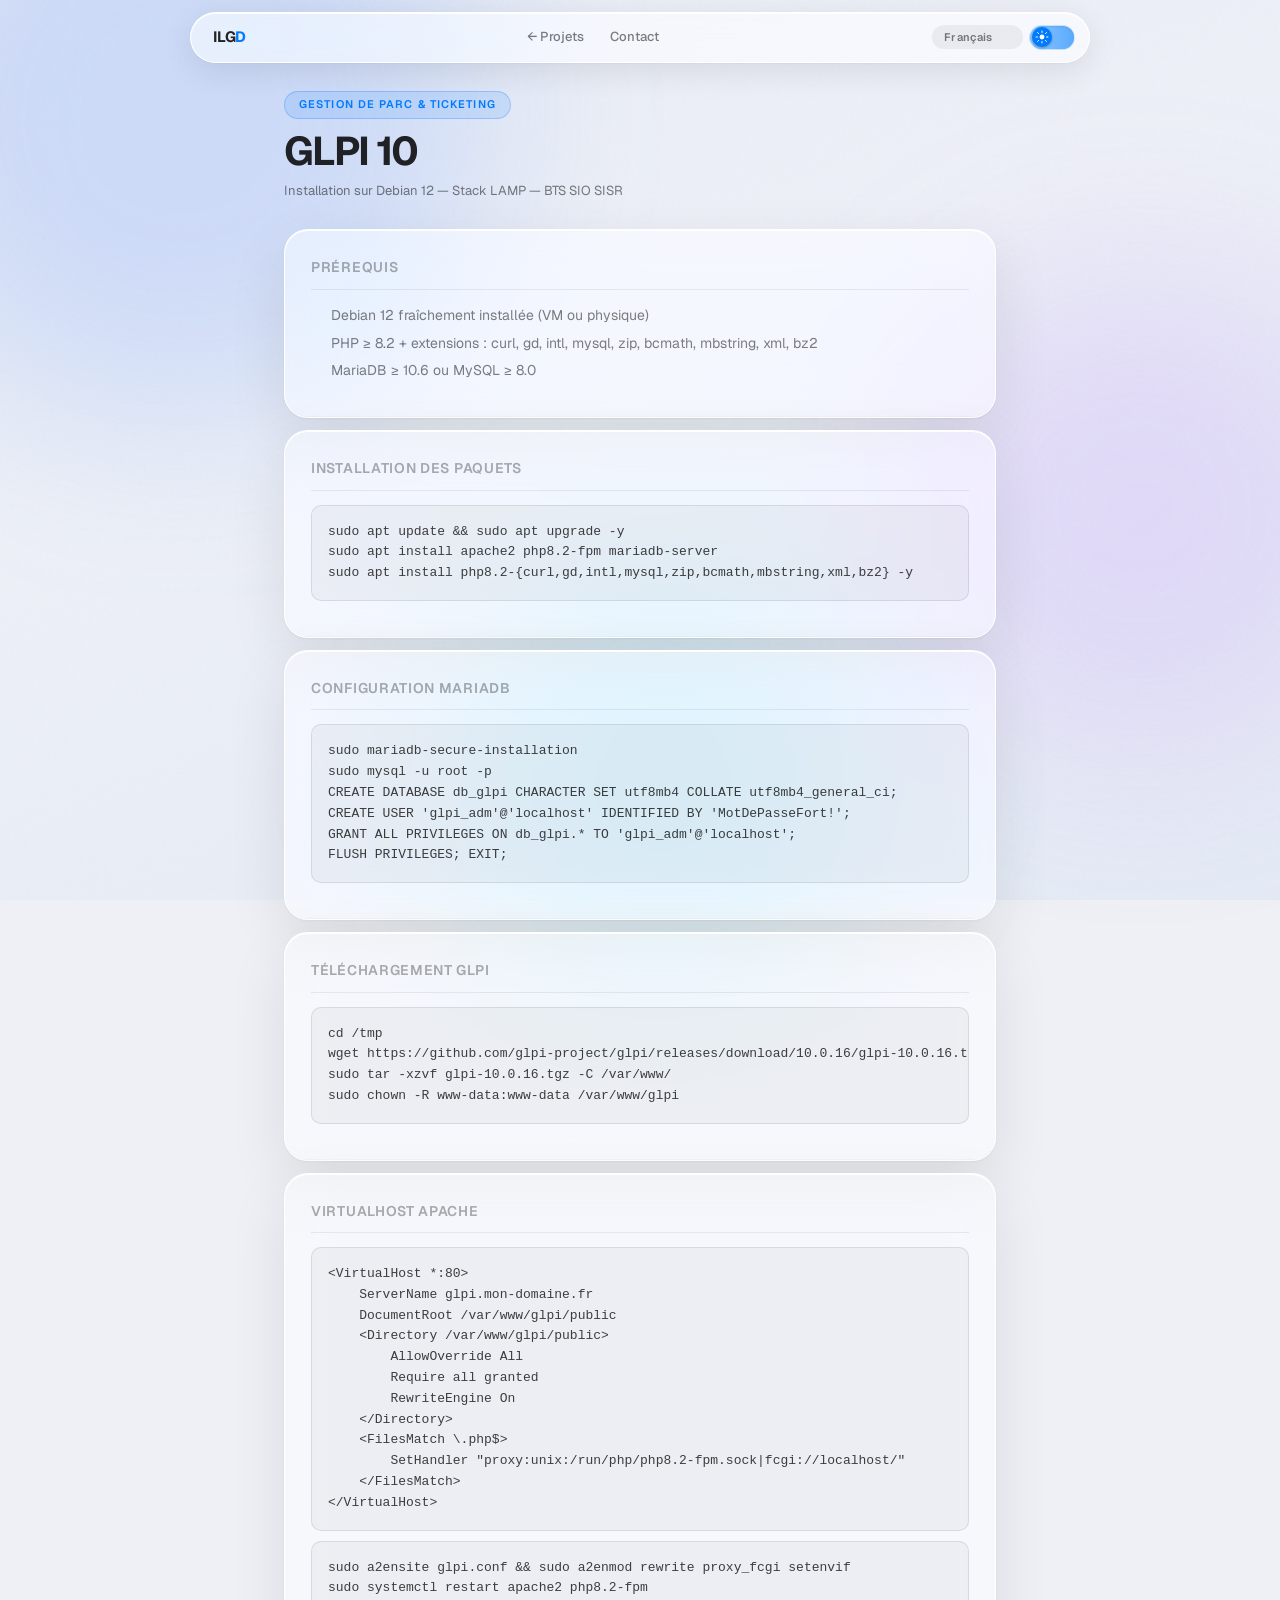
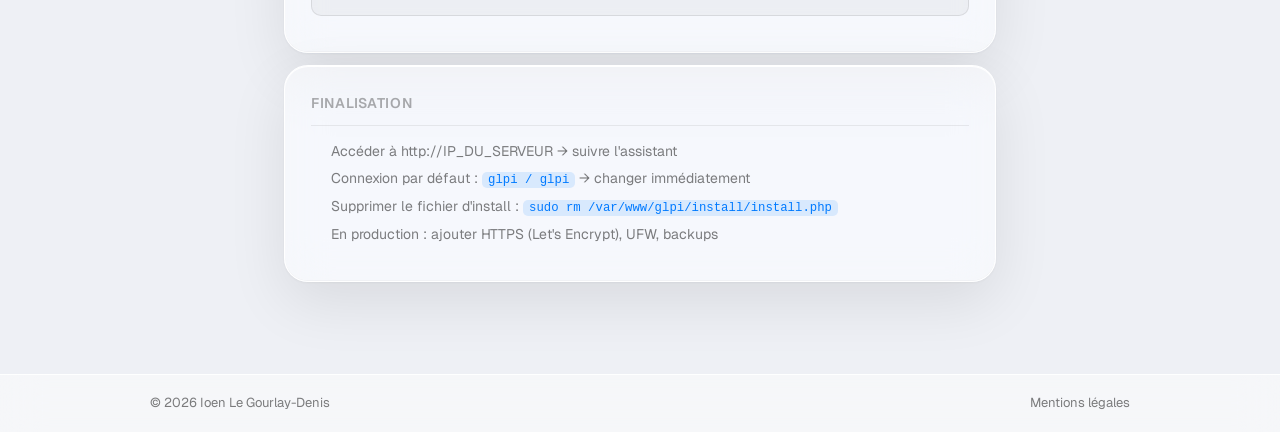
<file: projet-glpi.html>
<!DOCTYPE html>
<html lang="fr">
<head>
  <meta charset="UTF-8"/><meta name="viewport" content="width=device-width,initial-scale=1.0"/>
  <title>GLPI 10 — Ioen Le Gourlay-Denis</title>
  <link href="https://fonts.googleapis.com/css2?family=Geist:wght@300;400;500;600;700;900&display=swap" rel="stylesheet"/>
  <link rel="stylesheet" href="styles.css"/>
</head>
<body>
<div class="bg-canvas" aria-hidden="true"><div class="bg-blob b1"></div><div class="bg-blob b2"></div><div class="bg-blob b3"></div><div class="bg-noise"></div></div>
<nav class="site-nav" id="nav"><div class="nav-pill">
  <a href="index.html" class="nav-logo">ILG<em>D</em></a>
  <div class="nav-links"><a href="index.html#projets" class="nav-a" data-fr="← Projets" data-en="← Projects">← Projets</a><a href="index.html#contact" class="nav-a">Contact</a></div>
  <select class="lang-select" id="langSelect" aria-label="Changer la langue">
      <option value="fr">Français</option>
      <option value="en">English</option>
      <option value="es">Español</option>
      <option value="de">Deutsch</option>
      <option value="pt">Português</option>
      <option value="it">Italiano</option>
      <option value="br">Brezhoneg</option>
      <option value="sv">Svenska</option>
      <option value="nl">Nederlands</option>
      <option value="pl">Polski</option>
    </select>
    <label class="theme-toggle" id="themeToggle" aria-label="Basculer le mode sombre">
      <input type="checkbox" id="themeCheckbox">
      <span class="theme-track">
        <span class="theme-thumb">
          <svg class="icon-sun" viewBox="0 0 24 24" xmlns="http://www.w3.org/2000/svg">
            <circle cx="12" cy="12" r="4.2" fill="#fff"/>
            <g stroke="#fff" stroke-width="1.7" stroke-linecap="round">
              <line x1="12" y1="1.8" x2="12" y2="4.2"/>
              <line x1="12" y1="19.8" x2="12" y2="22.2"/>
              <line x1="1.8" y1="12" x2="4.2" y2="12"/>
              <line x1="19.8" y1="12" x2="22.2" y2="12"/>
              <line x1="4.4" y1="4.4" x2="6.1" y2="6.1"/>
              <line x1="17.9" y1="17.9" x2="19.6" y2="19.6"/>
              <line x1="4.4" y1="19.6" x2="6.1" y2="17.9"/>
              <line x1="17.9" y1="6.1" x2="19.6" y2="4.4"/>
            </g>
          </svg>
          <svg class="icon-moon" viewBox="0 0 24 24" xmlns="http://www.w3.org/2000/svg">
            <path d="M20.2 14.9A8.4 8.4 0 1 1 9.6 4.3a6.7 6.7 0 0 0 10.6 10.6z" fill="#000"/>
          </svg>
        </span>
      </span>
    </label>
  <button class="burger" id="burger"><span></span><span></span></button>
</div></nav>
<div class="container" style="max-width:680px; margin-top: 90px;"></div>
<div class="mobile-drawer glass" id="drawer">
  <a href="index.html">Accueil</a>
  <a href="index.html#projets">Projets</a>
  <a href="cv.html"   class="nav-a" data-fr="CV"          data-en="CV">CV</a>
  <a href="veilletechnologique.html"   class="nav-a" data-fr="Veille"          data-en="Tech Watch">Veille</a>
</div>
<main class="proj-detail-page"><div class="container">
  <div class="proj-detail-hero ios-anim" data-d="0">
    <span class="eyebrow">Gestion de parc & Ticketing</span>
    <h1>GLPI 10</h1>
    <p class="meta">Installation sur Debian 12 — Stack LAMP — BTS SIO SISR</p>
  </div>
  <div class="glass detail-card ios-anim" data-d="60"><h2>Prérequis</h2>
    <ul><li>Debian 12 fraîchement installée (VM ou physique)</li><li>PHP ≥ 8.2 + extensions : curl, gd, intl, mysql, zip, bcmath, mbstring, xml, bz2</li><li>MariaDB ≥ 10.6 ou MySQL ≥ 8.0</li></ul>
  </div>
  <div class="glass detail-card ios-anim" data-d="100"><h2>Installation des paquets</h2>
    <pre>sudo apt update && sudo apt upgrade -y
sudo apt install apache2 php8.2-fpm mariadb-server
sudo apt install php8.2-{curl,gd,intl,mysql,zip,bcmath,mbstring,xml,bz2} -y</pre>
  </div>
  <div class="glass detail-card ios-anim" data-d="140"><h2>Configuration MariaDB</h2>
    <pre>sudo mariadb-secure-installation
sudo mysql -u root -p
CREATE DATABASE db_glpi CHARACTER SET utf8mb4 COLLATE utf8mb4_general_ci;
CREATE USER 'glpi_adm'@'localhost' IDENTIFIED BY 'MotDePasseFort!';
GRANT ALL PRIVILEGES ON db_glpi.* TO 'glpi_adm'@'localhost';
FLUSH PRIVILEGES; EXIT;</pre>
  </div>
  <div class="glass detail-card ios-anim" data-d="180"><h2>Téléchargement GLPI</h2>
    <pre>cd /tmp
wget https://github.com/glpi-project/glpi/releases/download/10.0.16/glpi-10.0.16.tgz
sudo tar -xzvf glpi-10.0.16.tgz -C /var/www/
sudo chown -R www-data:www-data /var/www/glpi</pre>
  </div>
  <div class="glass detail-card ios-anim" data-d="220"><h2>VirtualHost Apache</h2>
    <pre>&lt;VirtualHost *:80&gt;
    ServerName glpi.mon-domaine.fr
    DocumentRoot /var/www/glpi/public
    &lt;Directory /var/www/glpi/public&gt;
        AllowOverride All
        Require all granted
        RewriteEngine On
    &lt;/Directory&gt;
    &lt;FilesMatch \.php$&gt;
        SetHandler "proxy:unix:/run/php/php8.2-fpm.sock|fcgi://localhost/"
    &lt;/FilesMatch&gt;
&lt;/VirtualHost&gt;</pre>
    <pre>sudo a2ensite glpi.conf && sudo a2enmod rewrite proxy_fcgi setenvif
sudo systemctl restart apache2 php8.2-fpm</pre>
  </div>
  <div class="glass detail-card ios-anim" data-d="260"><h2>Finalisation</h2>
    <ul><li>Accéder à http://IP_DU_SERVEUR → suivre l'assistant</li><li>Connexion par défaut : <code>glpi / glpi</code> → changer immédiatement</li><li>Supprimer le fichier d'install : <code>sudo rm /var/www/glpi/install/install.php</code></li><li>En production : ajouter HTTPS (Let's Encrypt), UFW, backups</li></ul>
  </div>
</div></main>
<footer class="site-footer"><div class="footer-inner"><span>© 2026 Ioen Le Gourlay-Denis</span><a href="mentions-legales.html">Mentions légales</a></div></footer>
<script src="script.js"></script>
</body></html>
</file>
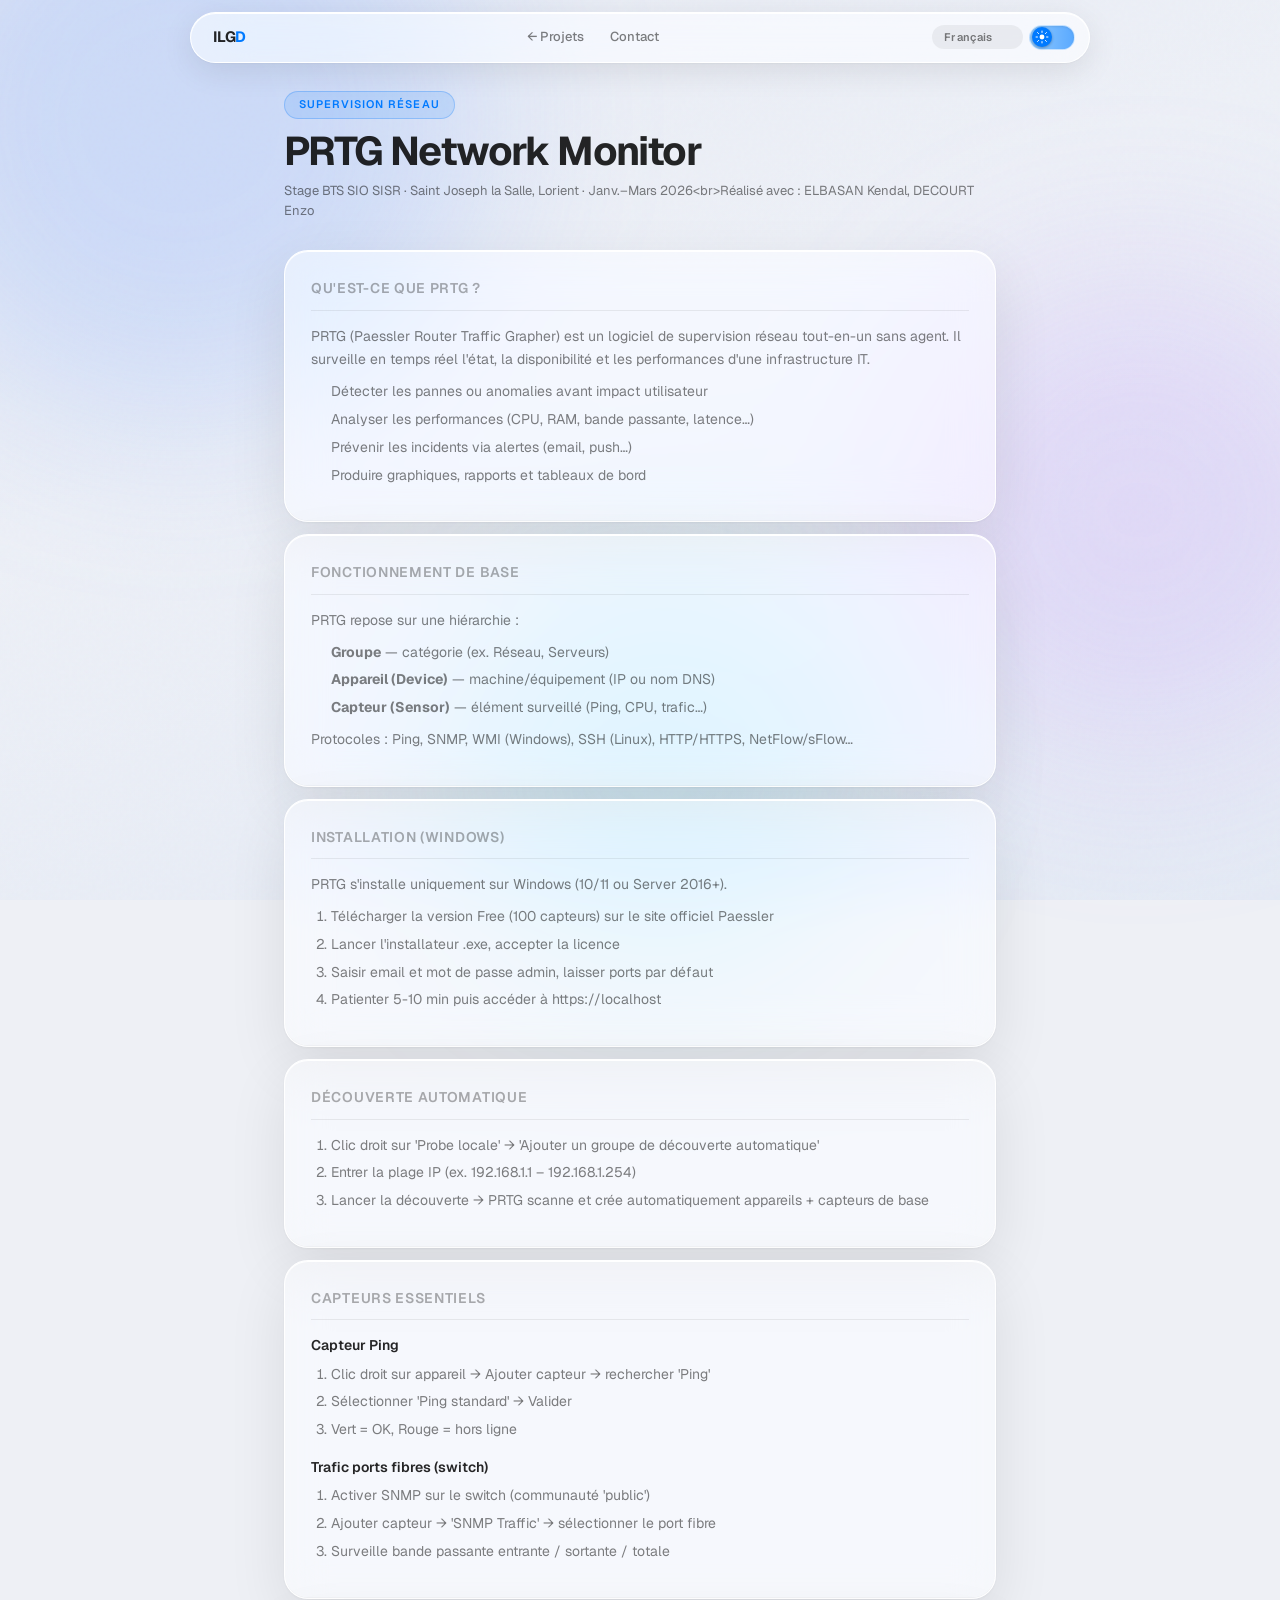
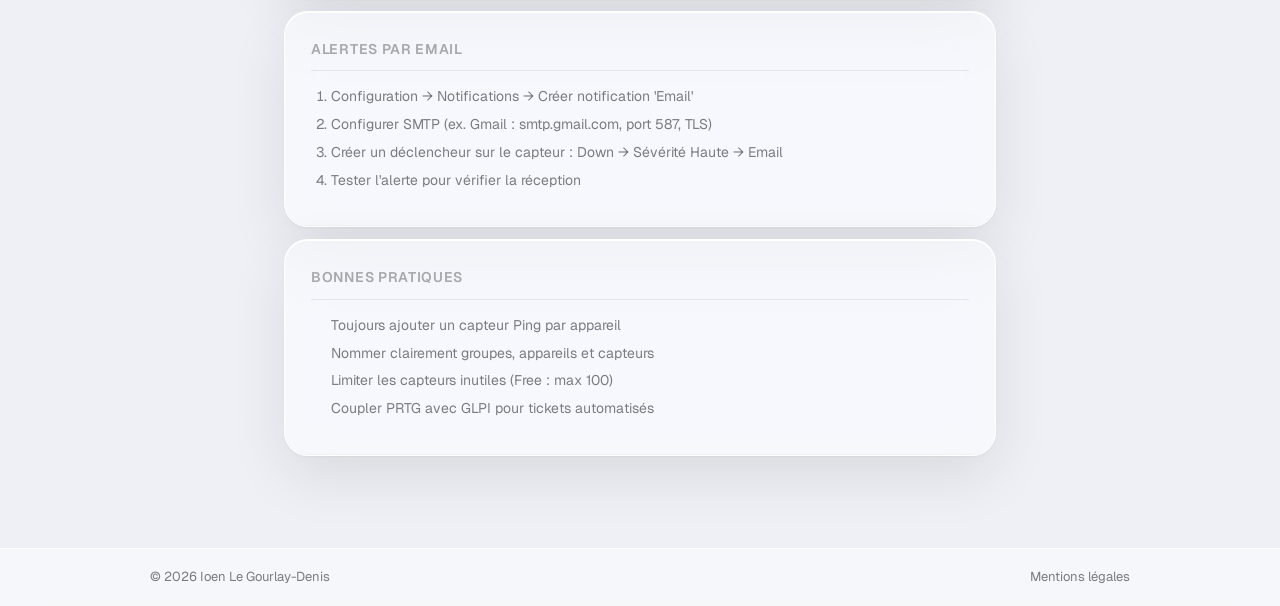
<file: projet-prtg.html>
<!DOCTYPE html>
<html lang="fr">
<head>
  <meta charset="UTF-8"/>
  <meta name="viewport" content="width=device-width,initial-scale=1.0"/>
  <title>PRTG Network Monitor — Ioen Le Gourlay-Denis</title>
  <link rel="preconnect" href="https://fonts.googleapis.com"/>
  <link rel="preconnect" href="https://fonts.gstatic.com" crossorigin/>
  <link href="https://fonts.googleapis.com/css2?family=Geist:wght@300;400;500;600;700;900&display=swap" rel="stylesheet"/>
  <link rel="stylesheet" href="styles.css"/>
</head>
<body>
<div class="bg-canvas" aria-hidden="true">
  <div class="bg-blob b1"></div><div class="bg-blob b2"></div><div class="bg-blob b3"></div>
  <div class="bg-noise"></div>
</div>
<nav class="site-nav" id="nav">
  <div class="nav-pill">
    <a href="index.html" class="nav-logo">ILG<em>D</em></a>
    <div class="nav-links">
      <a href="index.html#projets" class="nav-a" data-fr="← Projets" data-en="← Projects">← Projets</a>
      <a href="index.html#contact" class="nav-a" data-fr="Contact" data-en="Contact">Contact</a>
    </div>
    <select class="lang-select" id="langSelect" aria-label="Changer la langue">
      <option value="fr">Français</option>
      <option value="en">English</option>
      <option value="es">Español</option>
      <option value="de">Deutsch</option>
      <option value="pt">Português</option>
      <option value="it">Italiano</option>
      <option value="br">Brezhoneg</option>
      <option value="sv">Svenska</option>
      <option value="nl">Nederlands</option>
      <option value="pl">Polski</option>
    </select>
    <label class="theme-toggle" id="themeToggle" aria-label="Basculer le mode sombre">
      <input type="checkbox" id="themeCheckbox">
      <span class="theme-track">
        <span class="theme-thumb">
          <svg class="icon-sun" viewBox="0 0 24 24" xmlns="http://www.w3.org/2000/svg">
            <circle cx="12" cy="12" r="4.2" fill="#fff"/>
            <g stroke="#fff" stroke-width="1.7" stroke-linecap="round">
              <line x1="12" y1="1.8" x2="12" y2="4.2"/>
              <line x1="12" y1="19.8" x2="12" y2="22.2"/>
              <line x1="1.8" y1="12" x2="4.2" y2="12"/>
              <line x1="19.8" y1="12" x2="22.2" y2="12"/>
              <line x1="4.4" y1="4.4" x2="6.1" y2="6.1"/>
              <line x1="17.9" y1="17.9" x2="19.6" y2="19.6"/>
              <line x1="4.4" y1="19.6" x2="6.1" y2="17.9"/>
              <line x1="17.9" y1="6.1" x2="19.6" y2="4.4"/>
            </g>
          </svg>
          <svg class="icon-moon" viewBox="0 0 24 24" xmlns="http://www.w3.org/2000/svg">
            <path d="M20.2 14.9A8.4 8.4 0 1 1 9.6 4.3a6.7 6.7 0 0 0 10.6 10.6z" fill="#000"/>
          </svg>
        </span>
      </span>
    </label>
    <button class="burger" id="burger"><span></span><span></span></button>
  </div>
</nav>
<div class="mobile-drawer glass" id="drawer">
  <a href="index.html" data-fr="Accueil" data-en="Home">Accueil</a>
  <a href="index.html#projets" data-fr="Projets" data-en="Projects">Projets</a>
  <a href="index.html#contact" data-fr="Contact" data-en="Contact">Contact</a>
</div>

<main class="proj-detail-page">
  <div class="container">
    <div class="container" style="max-width:680px; margin-top: 90px;"></div>
    <div class="proj-detail-hero ios-anim" data-d="0">
      <span class="eyebrow" data-fr="Supervision Réseau" data-en="Network Monitoring">Supervision Réseau</span>
      <h1>PRTG Network Monitor</h1>
      <p class="meta" data-fr="Stage BTS SIO SISR · Saint Joseph la Salle, Lorient · Janv.–Mars 2026<br>Réalisé avec : ELBASAN Kendal, DECOURT Enzo" data-en="BTS SIO SISR Internship · Saint Joseph la Salle, Lorient · Jan.–Mar. 2026<br>With: ELBASAN Kendal, DECOURT Enzo">Stage BTS SIO SISR · Saint Joseph la Salle, Lorient · Janv.–Mars 2026<br>Réalisé avec : ELBASAN Kendal, DECOURT Enzo</p>
    </div>

    <div class="glass detail-card ios-anim" data-d="60">
      <h2 data-fr="Qu'est-ce que PRTG ?" data-en="What is PRTG?">Qu'est-ce que PRTG ?</h2>
      <p data-fr="PRTG (Paessler Router Traffic Grapher) est un logiciel de supervision réseau tout-en-un sans agent. Il surveille en temps réel l'état, la disponibilité et les performances d'une infrastructure IT." data-en="PRTG (Paessler Router Traffic Grapher) is an all-in-one agentless network monitoring tool. It monitors the status, availability and performance of an IT infrastructure in real time.">PRTG (Paessler Router Traffic Grapher) est un logiciel de supervision réseau tout-en-un sans agent. Il surveille en temps réel l'état, la disponibilité et les performances d'une infrastructure IT.</p>
      <ul>
        <li data-fr="Détecter les pannes ou anomalies avant impact utilisateur" data-en="Detect failures or anomalies before user impact">Détecter les pannes ou anomalies avant impact utilisateur</li>
        <li data-fr="Analyser les performances (CPU, RAM, bande passante, latence…)" data-en="Analyse performance (CPU, RAM, bandwidth, latency…)">Analyser les performances (CPU, RAM, bande passante, latence…)</li>
        <li data-fr="Prévenir les incidents via alertes (email, push…)" data-en="Prevent incidents via alerts (email, push…)">Prévenir les incidents via alertes (email, push…)</li>
        <li data-fr="Produire graphiques, rapports et tableaux de bord" data-en="Generate charts, reports and dashboards">Produire graphiques, rapports et tableaux de bord</li>
      </ul>
    </div>

    <div class="glass detail-card ios-anim" data-d="100">
      <h2 data-fr="Fonctionnement de base" data-en="How it works">Fonctionnement de base</h2>
      <p data-fr="PRTG repose sur une hiérarchie :" data-en="PRTG is based on a hierarchy:">PRTG repose sur une hiérarchie :</p>
      <ul>
        <li><strong data-fr="Groupe" data-en="Group">Groupe</strong> — <span data-fr="catégorie (ex. Réseau, Serveurs)" data-en="category (e.g. Network, Servers)">catégorie (ex. Réseau, Serveurs)</span></li>
        <li><strong data-fr="Appareil (Device)" data-en="Device">Appareil (Device)</strong> — <span data-fr="machine/équipement (IP ou nom DNS)" data-en="machine/equipment (IP or DNS name)">machine/équipement (IP ou nom DNS)</span></li>
        <li><strong data-fr="Capteur (Sensor)" data-en="Sensor">Capteur (Sensor)</strong> — <span data-fr="élément surveillé (Ping, CPU, trafic…)" data-en="monitored element (Ping, CPU, traffic…)">élément surveillé (Ping, CPU, trafic…)</span></li>
      </ul>
      <p data-fr="Protocoles : Ping, SNMP, WMI (Windows), SSH (Linux), HTTP/HTTPS, NetFlow/sFlow…" data-en="Protocols: Ping, SNMP, WMI (Windows), SSH (Linux), HTTP/HTTPS, NetFlow/sFlow…">Protocoles : Ping, SNMP, WMI (Windows), SSH (Linux), HTTP/HTTPS, NetFlow/sFlow…</p>
    </div>

    <div class="glass detail-card ios-anim" data-d="140">
      <h2 data-fr="Installation (Windows)" data-en="Installation (Windows)">Installation (Windows)</h2>
      <p data-fr="PRTG s'installe uniquement sur Windows (10/11 ou Server 2016+)." data-en="PRTG installs only on Windows (10/11 or Server 2016+).">PRTG s'installe uniquement sur Windows (10/11 ou Server 2016+).</p>
      <ol>
        <li data-fr="Télécharger la version Free (100 capteurs) sur le site officiel Paessler" data-en="Download the Free version (100 sensors) from the official Paessler site">Télécharger la version Free (100 capteurs) sur le site officiel Paessler</li>
        <li data-fr="Lancer l'installateur .exe, accepter la licence" data-en="Launch the .exe installer, accept the licence">Lancer l'installateur .exe, accepter la licence</li>
        <li data-fr="Saisir email et mot de passe admin, laisser ports par défaut" data-en="Enter email and admin password, leave default ports">Saisir email et mot de passe admin, laisser ports par défaut</li>
        <li data-fr="Patienter 5-10 min puis accéder à https://localhost" data-en="Wait 5–10 min then access https://localhost">Patienter 5-10 min puis accéder à <code>https://localhost</code></li>
      </ol>
    </div>

    <div class="glass detail-card ios-anim" data-d="180">
      <h2 data-fr="Découverte automatique" data-en="Auto-discovery">Découverte automatique</h2>
      <ol>
        <li data-fr="Clic droit sur 'Probe locale' → 'Ajouter un groupe de découverte automatique'" data-en="Right-click 'Local Probe' → 'Add Auto-Discovery Group'">Clic droit sur "Probe locale" → "Ajouter un groupe de découverte automatique"</li>
        <li data-fr="Entrer la plage IP (ex. 192.168.1.1 – 192.168.1.254)" data-en="Enter the IP range (e.g. 192.168.1.1 – 192.168.1.254)">Entrer la plage IP (ex. 192.168.1.1 – 192.168.1.254)</li>
        <li data-fr="Lancer la découverte → PRTG scanne et crée automatiquement appareils + capteurs de base" data-en="Launch discovery → PRTG scans and automatically creates devices + basic sensors">Lancer la découverte → PRTG scanne et crée automatiquement appareils + capteurs de base</li>
      </ol>
    </div>

    <div class="glass detail-card ios-anim" data-d="220">
      <h2 data-fr="Capteurs essentiels" data-en="Essential sensors">Capteurs essentiels</h2>
      <h3 data-fr="Capteur Ping" data-en="Ping sensor">Capteur Ping</h3>
      <ol>
        <li data-fr="Clic droit sur appareil → Ajouter capteur → rechercher 'Ping'" data-en="Right-click on device → Add sensor → search 'Ping'">Clic droit sur appareil → Ajouter capteur → rechercher "Ping"</li>
        <li data-fr="Sélectionner 'Ping standard' → Valider" data-en="Select 'Standard Ping' → Confirm">Sélectionner "Ping standard" → Valider</li>
        <li data-fr="Vert = OK, Rouge = hors ligne" data-en="Green = OK, Red = offline">Vert = OK, Rouge = hors ligne</li>
      </ol>
      <h3 data-fr="Trafic ports fibres (switch)" data-en="Fibre port traffic (switch)">Trafic ports fibres (switch)</h3>
      <ol>
        <li data-fr="Activer SNMP sur le switch (communauté 'public')" data-en="Enable SNMP on the switch (community 'public')">Activer SNMP sur le switch (communauté "public")</li>
        <li data-fr="Ajouter capteur → 'SNMP Traffic' → sélectionner le port fibre" data-en="Add sensor → 'SNMP Traffic' → select the fibre port">Ajouter capteur → "SNMP Traffic" → sélectionner le port fibre</li>
        <li data-fr="Surveille bande passante entrante / sortante / totale" data-en="Monitors inbound / outbound / total bandwidth">Surveille bande passante entrante / sortante / totale</li>
      </ol>
    </div>

    <div class="glass detail-card ios-anim" data-d="260">
      <h2 data-fr="Alertes par email" data-en="Email alerts">Alertes par email</h2>
      <ol>
        <li data-fr="Configuration → Notifications → Créer notification 'Email'" data-en="Configuration → Notifications → Create 'Email' notification">Configuration → Notifications → Créer notification "Email"</li>
        <li data-fr="Configurer SMTP (ex. Gmail : smtp.gmail.com, port 587, TLS)" data-en="Configure SMTP (e.g. Gmail: smtp.gmail.com, port 587, TLS)">Configurer SMTP (ex. Gmail : smtp.gmail.com, port 587, TLS)</li>
        <li data-fr="Créer un déclencheur sur le capteur : Down → Sévérité Haute → Email" data-en="Create trigger on sensor: Down → High Severity → Email">Créer un déclencheur sur le capteur : Down → Sévérité Haute → Email</li>
        <li data-fr="Tester l'alerte pour vérifier la réception" data-en="Test the alert to verify receipt">Tester l'alerte pour vérifier la réception</li>
      </ol>
    </div>

    <div class="glass detail-card ios-anim" data-d="300">
      <h2 data-fr="Bonnes pratiques" data-en="Best practices">Bonnes pratiques</h2>
      <ul>
        <li data-fr="Toujours ajouter un capteur Ping par appareil" data-en="Always add a Ping sensor per device">Toujours ajouter un capteur Ping par appareil</li>
        <li data-fr="Nommer clairement groupes, appareils et capteurs" data-en="Name groups, devices and sensors clearly">Nommer clairement groupes, appareils et capteurs</li>
        <li data-fr="Limiter les capteurs inutiles (Free : max 100)" data-en="Limit unnecessary sensors (Free: max 100)">Limiter les capteurs inutiles (Free : max 100)</li>
        <li data-fr="Coupler PRTG avec GLPI pour tickets automatisés" data-en="Pair PRTG with GLPI for automated tickets">Coupler PRTG avec GLPI pour tickets automatisés</li>
      </ul>
    </div>

  </div>
</main>

<footer class="site-footer">
  <div class="footer-inner">
    <span>© 2026 Ioen Le Gourlay-Denis</span>
    <a href="mentions-legales.html" data-fr="Mentions légales" data-en="Legal notice">Mentions légales</a>
  </div>
</footer>
<script src="script.js"></script>
</body>
</html>
</file>
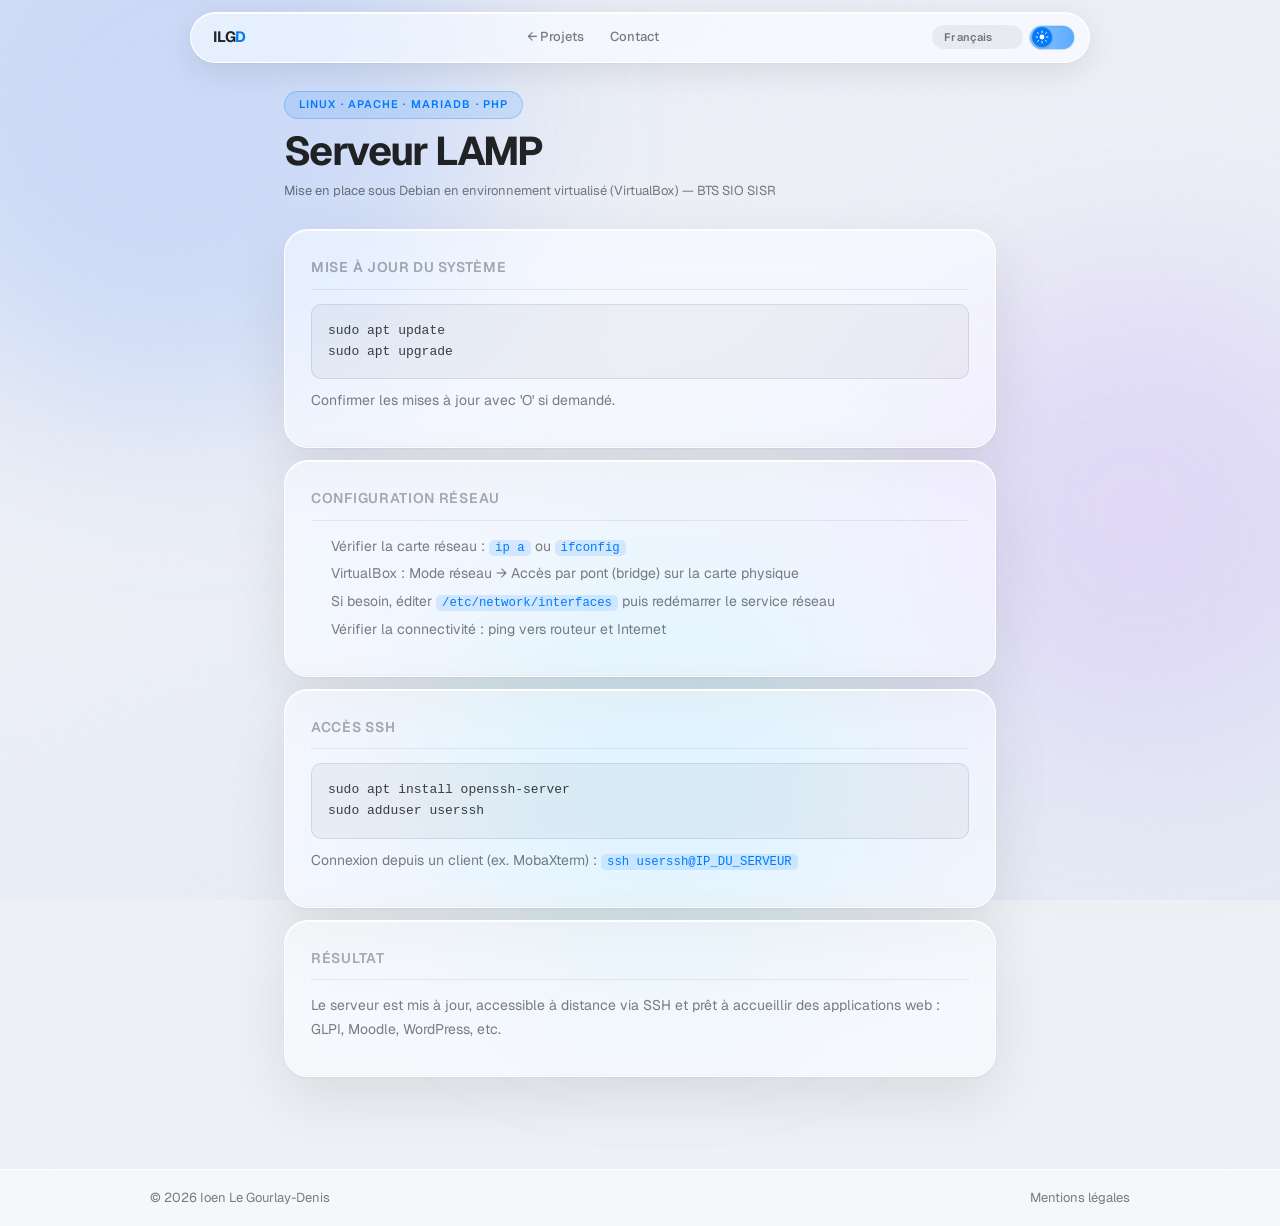
<file: projet-serveur-lamp.html>
<!DOCTYPE html>
<html lang="fr">
<head>
  <meta charset="UTF-8"/><meta name="viewport" content="width=device-width,initial-scale=1.0"/>
  <title>Serveur LAMP — Ioen Le Gourlay-Denis</title>
  <link href="https://fonts.googleapis.com/css2?family=Geist:wght@300;400;500;600;700;900&display=swap" rel="stylesheet"/>
  <link rel="stylesheet" href="styles.css"/>
</head>
<body>
<div class="bg-canvas" aria-hidden="true"><div class="bg-blob b1"></div><div class="bg-blob b2"></div><div class="bg-blob b3"></div><div class="bg-noise"></div></div>
<nav class="site-nav" id="nav"><div class="nav-pill">
  <a href="index.html" class="nav-logo">ILG<em>D</em></a>
  <div class="nav-links"><a href="index.html#projets" class="nav-a" data-fr="← Projets" data-en="← Projects">← Projets</a><a href="index.html#contact" class="nav-a">Contact</a></div>
  <select class="lang-select" id="langSelect" aria-label="Changer la langue">
      <option value="fr">Français</option>
      <option value="en">English</option>
      <option value="es">Español</option>
      <option value="de">Deutsch</option>
      <option value="pt">Português</option>
      <option value="it">Italiano</option>
      <option value="br">Brezhoneg</option>
      <option value="sv">Svenska</option>
      <option value="nl">Nederlands</option>
      <option value="pl">Polski</option>
    </select>
    <label class="theme-toggle" id="themeToggle" aria-label="Basculer le mode sombre">
      <input type="checkbox" id="themeCheckbox">
      <span class="theme-track">
        <span class="theme-thumb">
          <svg class="icon-sun" viewBox="0 0 24 24" xmlns="http://www.w3.org/2000/svg">
            <circle cx="12" cy="12" r="4.2" fill="#fff"/>
            <g stroke="#fff" stroke-width="1.7" stroke-linecap="round">
              <line x1="12" y1="1.8" x2="12" y2="4.2"/>
              <line x1="12" y1="19.8" x2="12" y2="22.2"/>
              <line x1="1.8" y1="12" x2="4.2" y2="12"/>
              <line x1="19.8" y1="12" x2="22.2" y2="12"/>
              <line x1="4.4" y1="4.4" x2="6.1" y2="6.1"/>
              <line x1="17.9" y1="17.9" x2="19.6" y2="19.6"/>
              <line x1="4.4" y1="19.6" x2="6.1" y2="17.9"/>
              <line x1="17.9" y1="6.1" x2="19.6" y2="4.4"/>
            </g>
          </svg>
          <svg class="icon-moon" viewBox="0 0 24 24" xmlns="http://www.w3.org/2000/svg">
            <path d="M20.2 14.9A8.4 8.4 0 1 1 9.6 4.3a6.7 6.7 0 0 0 10.6 10.6z" fill="#000"/>
          </svg>
        </span>
      </span>
    </label>
  <button class="burger" id="burger"><span></span><span></span></button>
</div></nav>
<div class="container" style="max-width:680px; margin-top: 90px;"></div>
<div class="mobile-drawer glass" id="drawer"><a href="index.html">Accueil</a><a href="index.html#projets">Projets</a></div>
<main class="proj-detail-page"><div class="container">
  <div class="proj-detail-hero ios-anim" data-d="0">
    <span class="eyebrow">Linux · Apache · MariaDB · PHP</span>
    <h1>Serveur LAMP</h1>
    <p class="meta">Mise en place sous Debian en environnement virtualisé (VirtualBox) — BTS SIO SISR</p>
  </div>
  <div class="glass detail-card ios-anim" data-d="60"><h2>Mise à jour du système</h2>
    <pre>sudo apt update
sudo apt upgrade</pre>
    <p>Confirmer les mises à jour avec 'O' si demandé.</p>
  </div>
  <div class="glass detail-card ios-anim" data-d="100"><h2>Configuration réseau</h2>
    <ul>
      <li>Vérifier la carte réseau : <code>ip a</code> ou <code>ifconfig</code></li>
      <li>VirtualBox : Mode réseau → Accès par pont (bridge) sur la carte physique</li>
      <li>Si besoin, éditer <code>/etc/network/interfaces</code> puis redémarrer le service réseau</li>
      <li>Vérifier la connectivité : ping vers routeur et Internet</li>
    </ul>
  </div>
  <div class="glass detail-card ios-anim" data-d="140"><h2>Accès SSH</h2>
    <pre>sudo apt install openssh-server
sudo adduser userssh</pre>
    <p>Connexion depuis un client (ex. MobaXterm) : <code>ssh userssh@IP_DU_SERVEUR</code></p>
  </div>
  <div class="glass detail-card ios-anim" data-d="180"><h2>Résultat</h2>
    <p>Le serveur est mis à jour, accessible à distance via SSH et prêt à accueillir des applications web : GLPI, Moodle, WordPress, etc.</p>
  </div>
</div></main>
<footer class="site-footer"><div class="footer-inner"><span>© 2026 Ioen Le Gourlay-Denis</span><a href="mentions-legales.html">Mentions légales</a></div></footer>
<script src="script.js"></script>
</body></html>
</file>
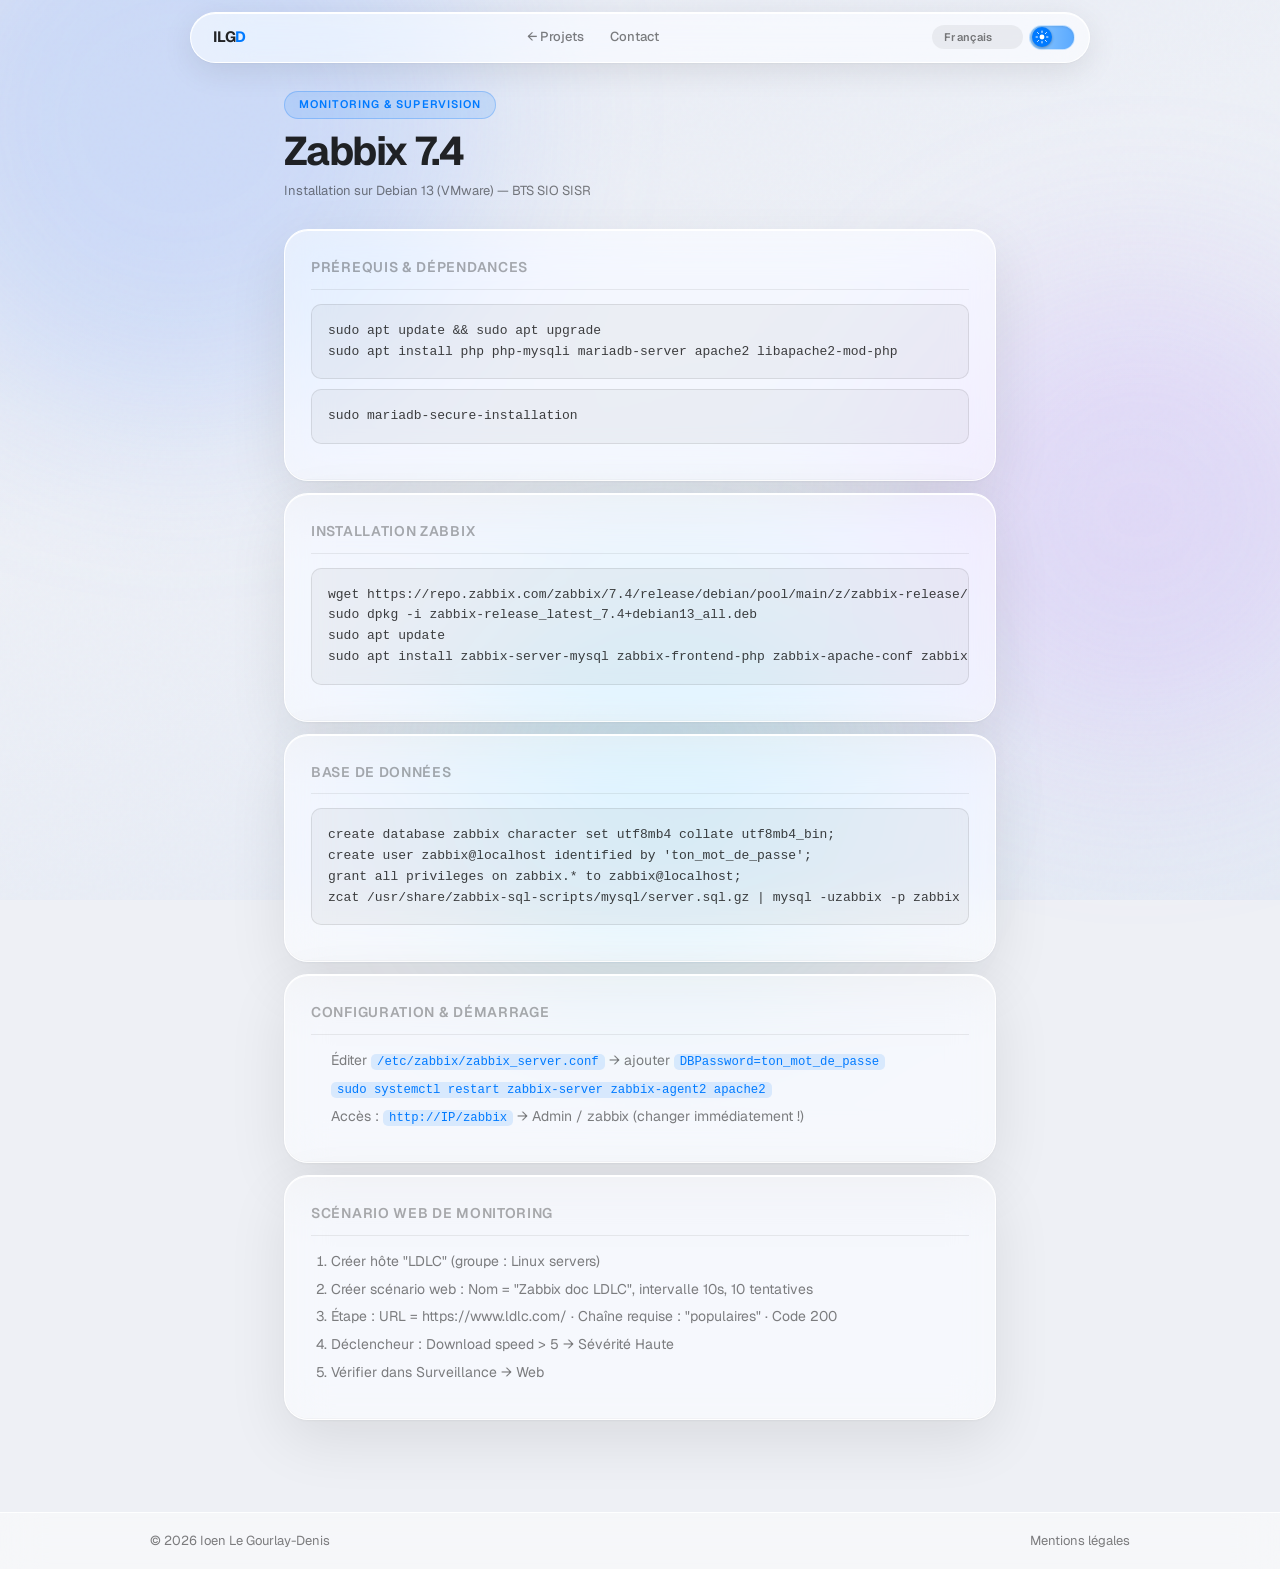
<file: projet-zabbix.html>
<!DOCTYPE html>
<html lang="fr">
<head>
  <meta charset="UTF-8"/><meta name="viewport" content="width=device-width,initial-scale=1.0"/>
  <title>Zabbix 7.4 — Ioen Le Gourlay-Denis</title>
  <link href="https://fonts.googleapis.com/css2?family=Geist:wght@300;400;500;600;700;900&display=swap" rel="stylesheet"/>
  <link rel="stylesheet" href="styles.css"/>
</head>
<body>
<div class="bg-canvas" aria-hidden="true"><div class="bg-blob b1"></div><div class="bg-blob b2"></div><div class="bg-blob b3"></div><div class="bg-noise"></div></div>
<nav class="site-nav" id="nav"><div class="nav-pill">
  <a href="index.html" class="nav-logo">ILG<em>D</em></a>
  <div class="nav-links"><a href="index.html#projets" class="nav-a" data-fr="← Projets" data-en="← Projects">← Projets</a><a href="index.html#contact" class="nav-a">Contact</a></div>
  <select class="lang-select" id="langSelect" aria-label="Changer la langue">
      <option value="fr">Français</option>
      <option value="en">English</option>
      <option value="es">Español</option>
      <option value="de">Deutsch</option>
      <option value="pt">Português</option>
      <option value="it">Italiano</option>
      <option value="br">Brezhoneg</option>
      <option value="sv">Svenska</option>
      <option value="nl">Nederlands</option>
      <option value="pl">Polski</option>
    </select>
    <label class="theme-toggle" id="themeToggle" aria-label="Basculer le mode sombre">
      <input type="checkbox" id="themeCheckbox">
      <span class="theme-track">
        <span class="theme-thumb">
          <svg class="icon-sun" viewBox="0 0 24 24" xmlns="http://www.w3.org/2000/svg">
            <circle cx="12" cy="12" r="4.2" fill="#fff"/>
            <g stroke="#fff" stroke-width="1.7" stroke-linecap="round">
              <line x1="12" y1="1.8" x2="12" y2="4.2"/>
              <line x1="12" y1="19.8" x2="12" y2="22.2"/>
              <line x1="1.8" y1="12" x2="4.2" y2="12"/>
              <line x1="19.8" y1="12" x2="22.2" y2="12"/>
              <line x1="4.4" y1="4.4" x2="6.1" y2="6.1"/>
              <line x1="17.9" y1="17.9" x2="19.6" y2="19.6"/>
              <line x1="4.4" y1="19.6" x2="6.1" y2="17.9"/>
              <line x1="17.9" y1="6.1" x2="19.6" y2="4.4"/>
            </g>
          </svg>
          <svg class="icon-moon" viewBox="0 0 24 24" xmlns="http://www.w3.org/2000/svg">
            <path d="M20.2 14.9A8.4 8.4 0 1 1 9.6 4.3a6.7 6.7 0 0 0 10.6 10.6z" fill="#000"/>
          </svg>
        </span>
      </span>
    </label>
  <button class="burger" id="burger"><span></span><span></span></button>
</div></nav>
<div class="container" style="max-width:680px; margin-top: 90px;"></div>
<div class="mobile-drawer glass" id="drawer"><a href="index.html">Accueil</a><a href="index.html#projets">Projets</a></div>
<main class="proj-detail-page"><div class="container">
  <div class="proj-detail-hero ios-anim" data-d="0">
    <span class="eyebrow">Monitoring & Supervision</span>
    <h1>Zabbix 7.4</h1>
    <p class="meta">Installation sur Debian 13 (VMware) — BTS SIO SISR</p>
  </div>
  <div class="glass detail-card ios-anim" data-d="60"><h2>Prérequis & Dépendances</h2>
    <pre>sudo apt update && sudo apt upgrade
sudo apt install php php-mysqli mariadb-server apache2 libapache2-mod-php</pre>
    <pre>sudo mariadb-secure-installation</pre>
  </div>
  <div class="glass detail-card ios-anim" data-d="100"><h2>Installation Zabbix</h2>
    <pre>wget https://repo.zabbix.com/zabbix/7.4/release/debian/pool/main/z/zabbix-release/zabbix-release_latest_7.4+debian13_all.deb
sudo dpkg -i zabbix-release_latest_7.4+debian13_all.deb
sudo apt update
sudo apt install zabbix-server-mysql zabbix-frontend-php zabbix-apache-conf zabbix-sql-scripts zabbix-agent2</pre>
  </div>
  <div class="glass detail-card ios-anim" data-d="140"><h2>Base de données</h2>
    <pre>create database zabbix character set utf8mb4 collate utf8mb4_bin;
create user zabbix@localhost identified by 'ton_mot_de_passe';
grant all privileges on zabbix.* to zabbix@localhost;
zcat /usr/share/zabbix-sql-scripts/mysql/server.sql.gz | mysql -uzabbix -p zabbix</pre>
  </div>
  <div class="glass detail-card ios-anim" data-d="180"><h2>Configuration & Démarrage</h2>
    <ul>
      <li>Éditer <code>/etc/zabbix/zabbix_server.conf</code> → ajouter <code>DBPassword=ton_mot_de_passe</code></li>
      <li><code>sudo systemctl restart zabbix-server zabbix-agent2 apache2</code></li>
      <li>Accès : <code>http://IP/zabbix</code> → Admin / zabbix (changer immédiatement !)</li>
    </ul>
  </div>
  <div class="glass detail-card ios-anim" data-d="220"><h2>Scénario Web de monitoring</h2>
    <ol>
      <li>Créer hôte "LDLC" (groupe : Linux servers)</li>
      <li>Créer scénario web : Nom = "Zabbix doc LDLC", intervalle 10s, 10 tentatives</li>
      <li>Étape : URL = https://www.ldlc.com/ · Chaîne requise : "populaires" · Code 200</li>
      <li>Déclencheur : Download speed &gt; 5 → Sévérité Haute</li>
      <li>Vérifier dans Surveillance → Web</li>
    </ol>
  </div>
</div></main>
<footer class="site-footer"><div class="footer-inner"><span>© 2026 Ioen Le Gourlay-Denis</span><a href="mentions-legales.html">Mentions légales</a></div></footer>
<script src="script.js"></script>
</body></html>
</file>
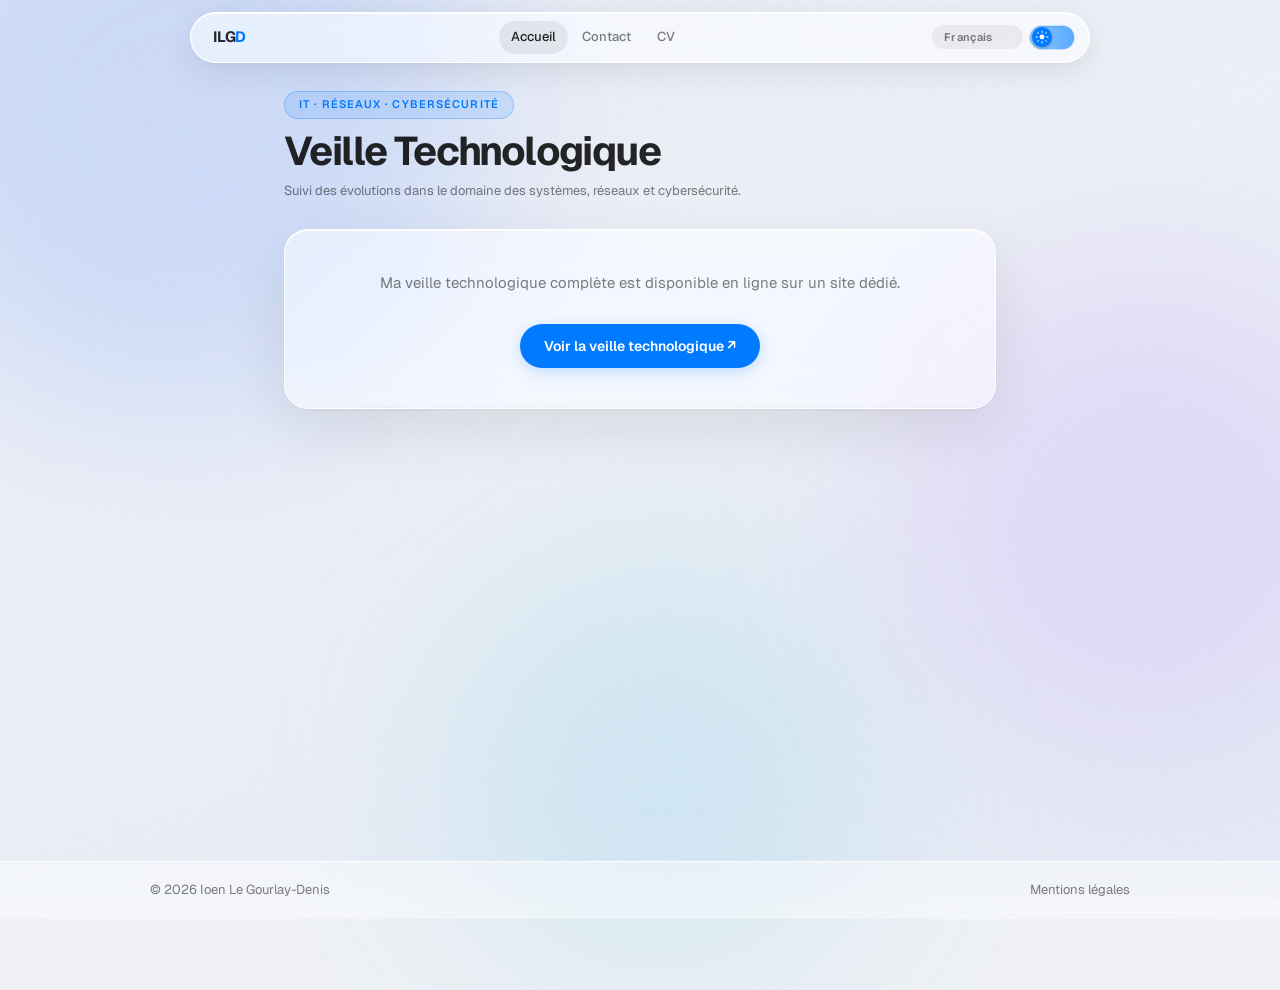
<file: veilletechnologique.html>
<!DOCTYPE html>
<html lang="fr">
<head>
  <meta charset="UTF-8"/><meta name="viewport" content="width=device-width,initial-scale=1.0"/>
  <title>Veille Technologique — Ioen Le Gourlay-Denis</title>
  <link href="https://fonts.googleapis.com/css2?family=Geist:wght@300;400;500;600;700;900&display=swap" rel="stylesheet"/>
  <link rel="stylesheet" href="styles.css"/>
</head>
<body>
<div class="bg-canvas" aria-hidden="true"><div class="bg-blob b1"></div><div class="bg-blob b2"></div><div class="bg-blob b3"></div><div class="bg-noise"></div></div>
<nav class="site-nav" id="nav"><div class="nav-pill">
  <a href="index.html" class="nav-logo">ILG<em>D</em></a>
  <div class="nav-links"><a href="index.html" class="nav-a active"data-fr="Accueil" data-en="Home page">Accueil</a><a href="index.html#contact" class="nav-a">Contact</a><a href="cv.html"   class="nav-a" data-fr="CV"          data-en="CV">CV</a></div>
  <select class="lang-select" id="langSelect" aria-label="Changer la langue">
      <option value="fr">Français</option>
      <option value="en">English</option>
      <option value="es">Español</option>
      <option value="de">Deutsch</option>
      <option value="pt">Português</option>
      <option value="it">Italiano</option>
      <option value="br">Brezhoneg</option>
      <option value="sv">Svenska</option>
      <option value="nl">Nederlands</option>
      <option value="pl">Polski</option>
    </select>
    <label class="theme-toggle" id="themeToggle" aria-label="Basculer le mode sombre">
      <input type="checkbox" id="themeCheckbox">
      <span class="theme-track">
        <span class="theme-thumb">
          <svg class="icon-sun" viewBox="0 0 24 24" xmlns="http://www.w3.org/2000/svg">
            <circle cx="12" cy="12" r="4.2" fill="#fff"/>
            <g stroke="#fff" stroke-width="1.7" stroke-linecap="round">
              <line x1="12" y1="1.8" x2="12" y2="4.2"/>
              <line x1="12" y1="19.8" x2="12" y2="22.2"/>
              <line x1="1.8" y1="12" x2="4.2" y2="12"/>
              <line x1="19.8" y1="12" x2="22.2" y2="12"/>
              <line x1="4.4" y1="4.4" x2="6.1" y2="6.1"/>
              <line x1="17.9" y1="17.9" x2="19.6" y2="19.6"/>
              <line x1="4.4" y1="19.6" x2="6.1" y2="17.9"/>
              <line x1="17.9" y1="6.1" x2="19.6" y2="4.4"/>
            </g>
          </svg>
          <svg class="icon-moon" viewBox="0 0 24 24" xmlns="http://www.w3.org/2000/svg">
            <path d="M20.2 14.9A8.4 8.4 0 1 1 9.6 4.3a6.7 6.7 0 0 0 10.6 10.6z" fill="#000"/>
          </svg>
        </span>
      </span>
    </label>
  <button class="burger" id="burger"><span></span><span></span></button>
</div></nav>
<div class="container" style="max-width:680px; margin-top: 90px;"></div>
<div class="mobile-drawer glass" id="drawer"><a href="index.html">Accueil</a><a href="index.html#projets">Projets</a></div>
<main class="proj-detail-page"><div class="container">
  <div class="proj-detail-hero ios-anim" data-d="0">
    <span class="eyebrow" data-fr="IT · Réseaux · Cybersécurité" data-en="IT · Networks · Cybersecurity">IT · Réseaux · Cybersécurité</span>
    <h1 data-fr="Veille Technologique" data-en="Tech Watch">Veille Technologique</h1>
    <p class="meta" data-fr="Suivi des évolutions dans le domaine des systèmes, réseaux et cybersécurité." data-en="Tracking developments in systems, networks and cybersecurity.">Suivi des évolutions dans le domaine des systèmes, réseaux et cybersécurité.</p>
  </div>
  <div class="glass detail-card ios-anim" data-d="80" style="text-align:center;padding:40px 32px">
    <p style="font-size:15px;color:rgba(0,0,0,0.5);margin-bottom:28px" data-fr="Ma veille technologique complète est disponible en ligne sur un site dédié." data-en="My full tech watch is available online on a dedicated site.">Ma veille technologique complète est disponible en ligne sur un site dédié.</p>
    <a href="https://ioenlgd.github.io/Veille-Technologique-IoenLGD-2026/index.html" target="_blank" rel="noopener" class="btn-primary" style="display:inline-flex;align-items:center;gap:8px" data-fr="Voir la veille technologique ↗" data-en="View tech watch ↗">Voir la veille technologique ↗</a>
  </div>
</div></main>
<div class="container" style="max-width:0px; margin-top: 360px;"></div>
<footer class="site-footer"><div class="footer-inner"><span>© 2026 Ioen Le Gourlay-Denis</span><a href="mentions-legales.html">Mentions légales</a></div></footer>
<script src="script.js"></script>
</body></html>
</file>
<file: styles.css>
@import url('https://fonts.googleapis.com/css2?family=Geist:wght@300;400;500;600;700;900&display=swap');

/* ── Reset ── */
*,*::before,*::after{margin:0;padding:0;box-sizing:border-box;}
html{scroll-behavior:smooth;height:100%;}
body{
  font-family:'Geist',system-ui,sans-serif;
  background:#eef0f5;
  color:#0a0a0f;
  line-height:1.6;
  overflow-x:hidden;
  min-height:100%;
}
img{max-width:100%;display:block;}
a{color:inherit;text-decoration:none;}
ul{list-style:none;}
button{cursor:pointer;border:none;background:none;font-family:inherit;}

/* ── CSS Variables ── */
:root{
  --blue:#007AFF;
  --blue-light:rgba(0,122,255,0.12);
  --blue-border:rgba(0,122,255,0.25);
  --blue-glow:rgba(0,122,255,0.22);
  --glass-bg:rgba(255,255,255,0.52);
  --glass-border:rgba(255,255,255,0.95);
  --glass-shadow:0 1px 0 rgba(255,255,255,1) inset, 0 -0.5px 0 rgba(0,0,0,0.05) inset, 0 20px 60px rgba(0,0,0,0.09), 0 1px 3px rgba(0,0,0,0.05);
  --text:rgba(0,0,0,0.85);
  --text-2:rgba(0,0,0,0.5);
  --text-3:rgba(0,0,0,0.32);
  --nav-h:64px;
  --r:24px;
  --r-sm:16px;
  --r-xs:10px;
}

/* ── Background ── */
.bg-canvas{
  position:fixed;inset:0;z-index:0;pointer-events:none;
  background:linear-gradient(160deg,#e8ecf5 0%,#edf0f7 40%,#e4eaf5 100%);
}
.bg-blob{position:absolute;border-radius:50%;filter:blur(90px);pointer-events:none;}
.b1{width:600px;height:600px;top:-180px;left:-120px;background:rgba(100,150,255,0.22);animation:blobDrift 18s ease-in-out infinite;}
.b2{width:480px;height:480px;top:30%;right:-100px;background:rgba(180,130,255,0.18);animation:blobDrift 22s ease-in-out infinite reverse;}
.b3{width:420px;height:420px;bottom:-80px;left:35%;background:rgba(80,200,220,0.16);animation:blobDrift 26s ease-in-out infinite;}
@keyframes blobDrift{
  0%,100%{transform:translate(0,0) scale(1);}
  33%{transform:translate(30px,-50px) scale(1.06);}
  66%{transform:translate(-25px,35px) scale(0.94);}
}
.bg-noise{position:absolute;inset:0;opacity:0.025;background-image:url("data:image/svg+xml,%3Csvg viewBox='0 0 256 256' xmlns='http://www.w3.org/2000/svg'%3E%3Cfilter id='n'%3E%3CfeTurbulence type='fractalNoise' baseFrequency='0.9' numOctaves='4'/%3E%3C/filter%3E%3Crect width='100%25' height='100%25' filter='url(%23n)'/%3E%3C/svg%3E");}

/* ── Glass surface ── */
.glass{
  background:var(--glass-bg);
  backdrop-filter:blur(22px) saturate(1.9);
  -webkit-backdrop-filter:blur(22px) saturate(1.9);
  border:0.5px solid var(--glass-border);
  border-radius:var(--r);
  box-shadow:var(--glass-shadow);
  position:relative;overflow:hidden;
}
/* Top highlight */
.glass::before{
  content:'';position:absolute;top:0;left:0;right:0;height:1px;
  background:linear-gradient(90deg,transparent 0%,rgba(255,255,255,0.95) 25%,rgba(255,255,255,0.95) 75%,transparent 100%);
  pointer-events:none;z-index:1;
}
/* Shimmer sweep */
.glass::after{
  content:'';position:absolute;top:0;left:-80%;width:45%;height:100%;
  background:linear-gradient(110deg,transparent 0%,rgba(255,255,255,0.14) 50%,transparent 100%);
  pointer-events:none;z-index:1;
  animation:shimmerSweep 5s ease-in-out infinite;
}
@keyframes shimmerSweep{0%{left:-80%;}55%,100%{left:130%;}}

/* ── Nav ── */
.site-nav{
  position:fixed;top:0;left:0;right:0;z-index:100;
  padding:12px 24px;
}
.nav-pill{
  max-width:900px;margin:0 auto;
  display:flex;align-items:center;gap:6px;
  background:rgba(255,255,255,0.58);
  backdrop-filter:blur(28px) saturate(2);
  -webkit-backdrop-filter:blur(28px) saturate(2);
  border:0.5px solid rgba(255,255,255,0.98);
  border-radius:100px;
  padding:8px 14px;
  box-shadow:0 1px 0 rgba(255,255,255,1) inset,0 8px 32px rgba(0,0,0,0.09),0 1px 2px rgba(0,0,0,0.04);
}
.nav-logo{font-weight:700;font-size:15px;color:var(--text);letter-spacing:-0.04em;padding:0 8px;flex-shrink:0;}
.nav-logo em{color:var(--blue);font-style:normal;}
.nav-links{display:flex;gap:2px;flex:1;justify-content:center;}
.nav-a{font-size:13px;font-weight:500;color:var(--text-2);padding:6px 12px;border-radius:100px;transition:all 0.2s;}
.nav-a:hover{color:var(--text);background:rgba(0,0,0,0.055);}
.nav-a.active{color:var(--text);background:rgba(0,0,0,0.07);}
.lang-btn{
  font-size:11px;font-weight:600;letter-spacing:0.07em;color:var(--text-2);
  background:rgba(0,0,0,0.055);padding:5px 12px;border-radius:100px;
  transition:all 0.2s;flex-shrink:0;
}
.lang-btn:hover{color:var(--text);background:rgba(0,0,0,0.09);}
.lang-select{
  font-size:11px;font-weight:600;letter-spacing:0.03em;color:var(--text-2);
  background:rgba(0,0,0,0.055);padding:5px 12px;border-radius:100px;
  border:none;outline:none;cursor:pointer;transition:all 0.2s;flex-shrink:0;
  -webkit-appearance:none;-moz-appearance:none;appearance:none;
  font-family:inherit;max-width:120px;
}
.lang-select:hover{color:var(--text);background:rgba(0,0,0,0.09);}
.lang-select:focus{background:rgba(0,0,0,0.09);}

/* ── Theme toggle (sun/moon switch) ── */
.theme-toggle{position:relative;display:inline-flex;align-items:center;cursor:pointer;flex-shrink:0;}
.theme-toggle input{position:absolute;opacity:0;width:0;height:0;}
.theme-track{
  width:46px;height:25px;border-radius:100px;
  background:linear-gradient(90deg,#8ec9ff,#5aa9ff);
  border:0.5px solid rgba(255,255,255,0.6);
  display:flex;align-items:center;
  transition:background 0.35s ease;
  box-shadow:inset 0 1px 2px rgba(0,0,0,0.08);
}
.theme-thumb{
  width:20px;height:20px;border-radius:50%;
  background:var(--blue);
  display:flex;align-items:center;justify-content:center;
  transform:translateX(2px);
  transition:transform 0.32s cubic-bezier(0.34,1.2,0.64,1),background 0.35s ease;
  box-shadow:0 1px 3px rgba(0,0,0,0.3);
}
.theme-thumb svg{width:14px;height:14px;}
.icon-moon{display:none;}
.theme-toggle input:checked ~ .theme-track{background:linear-gradient(90deg,#1c2230,#0c0e14);border-color:rgba(255,255,255,0.15);}
.theme-toggle input:checked ~ .theme-track .theme-thumb{transform:translateX(23px);background:#f2f2f5;}
.theme-toggle input:checked ~ .theme-track .icon-sun{display:none;}
.theme-toggle input:checked ~ .theme-track .icon-moon{display:block;}
.burger{display:none;flex-direction:column;gap:5px;padding:8px;flex-shrink:0;}
.burger span{display:block;width:20px;height:1.5px;background:var(--text-2);border-radius:2px;transition:all 0.25s;}
.burger.open span:first-child{transform:rotate(45deg) translate(4.5px,4.5px);}
.burger.open span:last-child{transform:rotate(-45deg) translate(4.5px,-4.5px);}

/* Mobile drawer */
.mobile-drawer{
  display:none;position:fixed;
  top:calc(var(--nav-h) + 4px);left:12px;right:12px;
  z-index:99;padding:10px;border-radius:var(--r);
  flex-direction:column;gap:2px;
  opacity:0;transform:translateY(-10px) scale(0.97);pointer-events:none;
  transition:all 0.28s cubic-bezier(0.34,1.2,0.64,1);
}
.mobile-drawer.open{opacity:1;transform:translateY(0) scale(1);pointer-events:all;}
.mobile-drawer a{
  display:block;padding:12px 16px;border-radius:var(--r-xs);
  font-size:15px;font-weight:500;color:var(--text-2);
  transition:all 0.18s;
}
.mobile-drawer a:hover{color:var(--text);background:rgba(0,0,0,0.04);}

/* ── Layout ── */
main{position:relative;z-index:1;}
.container{max-width:980px;margin:0 auto;padding:0 24px;}
.section{padding:80px 0;}

/* Section header */
.sec-header{text-align:center;margin-bottom:48px;}
.eyebrow{
  display:inline-block;
  font-size:11px;font-weight:600;letter-spacing:0.1em;text-transform:uppercase;
  color:var(--blue);background:var(--blue-light);
  padding:4px 14px;border-radius:100px;
  border:0.5px solid var(--blue-border);
  margin-bottom:10px;
}
.sec-header h2{
  font-size:clamp(28px,4vw,40px);font-weight:700;
  letter-spacing:-0.04em;color:var(--text);line-height:1.1;
}

/* ── iOS scroll animation ── */
.ios-anim{
  opacity:0;
  transform:translateY(24px);
  filter:blur(6px);
  transition:
    opacity 0.65s cubic-bezier(0.34,1.1,0.64,1),
    transform 0.65s cubic-bezier(0.34,1.1,0.64,1),
    filter 0.65s ease;
}
.ios-anim.in{opacity:1;transform:translateY(0);filter:blur(0);}

/* ── HERO ── */
.hero-section{
  min-height:100vh;display:flex;flex-direction:column;
  align-items:center;justify-content:center;
  padding:calc(var(--nav-h) + 32px) 24px 60px;
  gap:24px;
}
.hero-card{
  width:100%;max-width:520px;
  padding:40px 36px 32px;
  display:flex;flex-direction:column;align-items:center;text-align:center;
}
.hero-photo-wrap{position:relative;margin-bottom:20px;}
.hero-photo{
  width:88px;height:88px;border-radius:50%;object-fit:cover;
  border:2.5px solid rgba(255,255,255,0.9);
  box-shadow:0 0 0 1px rgba(0,0,0,0.06),0 8px 24px rgba(0,0,0,0.12);
}
.hero-photo-ring{
  position:absolute;inset:-5px;border-radius:50%;
  background:conic-gradient(from 180deg,rgba(255,255,255,0.9),rgba(255,255,255,0.1),rgba(255,255,255,0.9));
  z-index:-1;
}
.hero-badge{
  display:inline-block;
  font-size:11px;font-weight:600;letter-spacing:0.08em;text-transform:uppercase;
  color:var(--blue);background:var(--blue-light);
  border:0.5px solid var(--blue-border);
  padding:4px 14px;border-radius:100px;
  margin-bottom:14px;
}
.hero-name{
  font-size:clamp(32px,6vw,52px);font-weight:700;
  letter-spacing:-0.05em;line-height:1.05;
  color:var(--text);margin-bottom:10px;
}
.hero-name span{color:var(--blue);}
.hero-sub{font-size:14px;color:var(--text-2);font-weight:400;letter-spacing:0.01em;margin-bottom:24px;}
.hero-actions{display:flex;gap:10px;justify-content:center;flex-wrap:wrap;margin-bottom:24px;}
.btn-primary{
  background:var(--blue);color:#fff;
  font-size:14px;font-weight:600;
  padding:11px 24px;border-radius:100px;
  transition:all 0.22s;
  box-shadow:0 4px 16px var(--blue-glow);
}
.btn-primary:hover{background:#0066DD;transform:translateY(-2px);box-shadow:0 8px 24px var(--blue-glow);}
.btn-ghost{
  background:rgba(0,0,0,0.055);color:var(--text);
  font-size:14px;font-weight:500;
  padding:11px 24px;border-radius:100px;
  border:0.5px solid rgba(0,0,0,0.1);
  transition:all 0.22s;
}
.btn-ghost:hover{background:rgba(0,0,0,0.09);}
.hero-socials{display:flex;gap:8px;flex-wrap:wrap;justify-content:center;}
.social-pill{
  display:inline-flex;align-items:center;gap:6px;
  font-size:12px;font-weight:500;color:var(--text-2);
  background:rgba(0,0,0,0.045);
  border:0.5px solid rgba(0,0,0,0.08);
  padding:6px 14px;border-radius:100px;
  transition:all 0.2s;
}
.social-pill svg{flex-shrink:0;}
.social-pill:hover{color:var(--text);background:rgba(0,0,0,0.08);transform:translateY(-1px);}

/* Scroll cue */
.scroll-cue{
  display:flex;flex-direction:column;align-items:center;gap:6px;
  animation:scrollBounce 2.5s ease-in-out infinite;
}
.scroll-cue-track{
  width:28px;height:44px;border-radius:14px;
  border:1.5px solid rgba(0,0,0,0.15);
  display:flex;align-items:flex-start;justify-content:center;
  padding-top:6px;
}
.scroll-cue-dot{
  width:4px;height:4px;border-radius:50%;
  background:rgba(0,0,0,0.35);
  animation:scrollDot 2.5s ease-in-out infinite;
}
@keyframes scrollBounce{0%,100%{opacity:0.4;}50%{opacity:0.9;}}
@keyframes scrollDot{0%{transform:translateY(0);opacity:1;}100%{transform:translateY(18px);opacity:0;}}

/* ── ABOUT ── */
.about-grid{
  display:grid;
  grid-template-columns:repeat(auto-fit,minmax(260px,1fr));
  gap:14px;
}
.about-card{padding:28px 24px;}
.about-icon{font-size:28px;margin-bottom:14px;display:block;}
.about-card h3{font-size:16px;font-weight:600;color:var(--text);letter-spacing:-0.02em;margin-bottom:8px;}
.about-card p{font-size:14px;color:var(--text-2);line-height:1.65;}

/* ── SKILLS ── */
.skills-grid{display:grid;grid-template-columns:repeat(auto-fit,minmax(280px,1fr));gap:14px;}
.skill-card{padding:28px 26px;}
.skill-card h3{
  font-size:13px;font-weight:600;letter-spacing:0.06em;text-transform:uppercase;
  color:var(--text-3);margin-bottom:20px;
  padding-bottom:14px;border-bottom:0.5px solid rgba(0,0,0,0.08);
}
.bars{display:flex;flex-direction:column;gap:14px;}
.bar-row{display:flex;align-items:center;gap:10px;}
.bar-row>span{font-size:13px;font-weight:500;color:var(--text);min-width:130px;}
.bar-track{flex:1;height:4px;background:rgba(0,0,0,0.07);border-radius:4px;overflow:hidden;}
.bar-fill{height:100%;border-radius:4px;background:linear-gradient(90deg,var(--blue),#34AADC);width:0;transition:width 1.1s cubic-bezier(0.4,0,0.2,1);}
.bar-row>em{font-style:normal;font-size:12px;font-weight:600;color:var(--blue);min-width:30px;text-align:right;}

/* ── TIMELINE ── */
.timeline{position:relative;max-width:700px;margin:0 auto;padding:4px 0;}
.tl-line{
  position:absolute;top:0;bottom:0;
  left:18px;width:1px;
  background:linear-gradient(to bottom,transparent,rgba(0,0,0,0.12) 8%,rgba(0,0,0,0.12) 92%,transparent);
}
.tl-item{
  display:flex;align-items:flex-start;gap:24px;
  padding-left:52px;margin-bottom:16px;position:relative;
}
.tl-dot{
  position:absolute;left:11px;top:22px;
  width:15px;height:15px;border-radius:50%;
  background:#fff;border:1.5px solid var(--blue);
  box-shadow:0 0 0 4px rgba(0,122,255,0.12);
  flex-shrink:0;
}
.tl-card{padding:22px 24px;width:100%;}
.tl-card time{
  display:inline-block;font-size:11px;font-weight:600;letter-spacing:0.07em;text-transform:uppercase;
  color:var(--blue);margin-bottom:6px;
}
.tl-card h3{font-size:16px;font-weight:600;color:var(--text);letter-spacing:-0.02em;margin-bottom:3px;}
.tl-place{font-size:12px;color:var(--blue);font-weight:500;margin-bottom:8px;}
.tl-card p:last-child{font-size:13px;color:var(--text-2);line-height:1.6;}

/* ── PROJECTS ── */
.projects-grid{
  display:grid;
  grid-template-columns:repeat(auto-fill,minmax(290px,1fr));
  gap:14px;
}
.proj-card{
  display:flex;align-items:flex-start;gap:14px;
  padding:22px 20px;transition:transform 0.25s cubic-bezier(0.34,1.2,0.64,1),box-shadow 0.25s;
}
.proj-card:hover{transform:translateY(-5px);box-shadow:var(--glass-shadow),0 0 0 1px rgba(0,122,255,0.12);}
.proj-icon{
  font-size:22px;width:48px;height:48px;flex-shrink:0;
  display:flex;align-items:center;justify-content:center;
  background:rgba(255,255,255,0.7);border:0.5px solid rgba(0,0,0,0.07);
  border-radius:14px;
}
.proj-body{flex:1;}
.proj-body h3{font-size:15px;font-weight:600;color:var(--text);letter-spacing:-0.02em;margin-bottom:5px;}
.proj-body p{font-size:13px;color:var(--text-2);line-height:1.55;margin-bottom:10px;}
.proj-tags{display:flex;flex-wrap:wrap;gap:5px;}
.proj-tags span{
  font-size:11px;font-weight:500;color:var(--blue);
  background:var(--blue-light);padding:3px 10px;
  border-radius:100px;border:0.5px solid var(--blue-border);
}
.proj-arrow{
  font-size:16px;color:var(--text-3);flex-shrink:0;
  transition:all 0.2s;padding-top:2px;
}
.proj-card:hover .proj-arrow{color:var(--blue);transform:translate(2px,-2px);}

/* ── CONTACT ── */
.contact-grid{display:grid;grid-template-columns:1fr 1.5fr;gap:14px;align-items:start;}
.contact-info-card,.contact-form-card{padding:28px 26px;}
.contact-info-card h3,.contact-form-card h3{
  font-size:16px;font-weight:600;color:var(--text);letter-spacing:-0.02em;margin-bottom:20px;
}
.contact-rows{display:flex;flex-direction:column;gap:8px;}
.cr{
  display:flex;align-items:center;gap:12px;
  padding:14px 16px;border-radius:var(--r-sm);
  background:rgba(255,255,255,0.5);
  border:0.5px solid rgba(255,255,255,0.9);
  transition:all 0.22s;
}
.cr:hover{background:rgba(255,255,255,0.75);transform:translateX(3px);}
.cr-icon{font-size:18px;flex-shrink:0;}
.cr-texts{display:flex;flex-direction:column;gap:1px;}
.cr-label{font-size:11px;font-weight:600;letter-spacing:0.07em;text-transform:uppercase;color:var(--text-3);}
.cr-val{font-size:13px;font-weight:500;color:var(--text);}

/* Form */
.cform{display:flex;flex-direction:column;gap:14px;}
.cform-row{display:flex;flex-direction:column;gap:6px;}
.cform-row label{font-size:12px;font-weight:600;letter-spacing:0.05em;text-transform:uppercase;color:var(--text-3);}
.cform-row input,.cform-row textarea{
  background:rgba(255,255,255,0.55);
  border:0.5px solid rgba(0,0,0,0.1);
  border-radius:var(--r-xs);
  font-family:'Geist',sans-serif;
  font-size:14px;color:var(--text);
  padding:11px 14px;outline:none;resize:none;
  transition:all 0.2s;
}
.cform-row input::placeholder,.cform-row textarea::placeholder{color:var(--text-3);}
.cform-row input:focus,.cform-row textarea:focus{
  border-color:rgba(0,122,255,0.5);
  background:rgba(255,255,255,0.8);
  box-shadow:0 0 0 4px rgba(0,122,255,0.1);
}
.btn-block{width:100%;justify-content:center;font-size:15px;padding:13px;}
.form-status{font-size:13px;color:var(--blue);text-align:center;min-height:1.2em;margin-top:2px;}

/* ── CV PAGE ── */
.cv-page{padding-top:calc(var(--nav-h)+40px);padding-bottom:80px;}
.cv-top-card{max-width:640px;margin:0 auto 16px;padding:36px 32px;text-align:center;}
.cv-name{font-size:clamp(26px,4vw,38px);font-weight:700;letter-spacing:-0.04em;color:var(--text);margin-bottom:6px;}
.cv-name span{color:var(--blue);}
.cv-subtitle{font-size:14px;color:var(--text-2);margin-bottom:4px;}
.cv-email{font-size:13px;color:var(--blue);}
.cv-dl-wrap{max-width:640px;margin:0 auto 32px;display:flex;justify-content:center;}
.btn-dl{
  display:inline-flex;align-items:center;gap:8px;
  background:var(--blue);color:#fff;
  font-size:14px;font-weight:600;
  padding:13px 28px;border-radius:100px;
  box-shadow:0 4px 20px var(--blue-glow);
  transition:all 0.22s;
}
.btn-dl:hover{background:#0066DD;transform:translateY(-2px);box-shadow:0 8px 28px var(--blue-glow);}
.cv-block{max-width:640px;margin:0 auto 12px;padding:24px 28px;}
.cv-block-title{
  font-size:11px;font-weight:600;letter-spacing:0.1em;text-transform:uppercase;
  color:var(--text-3);margin-bottom:16px;
  padding-bottom:12px;border-bottom:0.5px solid rgba(0,0,0,0.07);
}
.cv-entry{margin-bottom:18px;}
.cv-entry:last-child{margin-bottom:0;}
.cv-entry-name{font-size:15px;font-weight:600;color:var(--text);letter-spacing:-0.02em;margin-bottom:2px;}
.cv-entry-place{font-size:12px;color:var(--blue);font-weight:500;margin-bottom:2px;}
.cv-entry-date{font-size:11px;color:var(--text-3);letter-spacing:0.03em;margin-bottom:6px;}
.cv-entry p{font-size:13px;color:var(--text-2);line-height:1.6;}
.skill-chips{display:flex;flex-wrap:wrap;gap:7px;}
.skill-chip{
  font-size:12px;font-weight:500;color:var(--blue);
  background:var(--blue-light);padding:5px 13px;
  border-radius:100px;border:0.5px solid var(--blue-border);
}
.interest-chips{display:flex;flex-wrap:wrap;gap:7px;}
.interest-chip{
  font-size:13px;color:var(--text-2);
  background:rgba(0,0,0,0.045);padding:5px 13px;
  border-radius:100px;border:0.5px solid rgba(0,0,0,0.07);
}

/* ── PROJECT DETAIL ── */
.proj-detail-page{padding-top:calc(var(--nav-h)+40px);padding-bottom:80px;}
.proj-detail-page .container{max-width:760px;}
.proj-detail-hero{margin-bottom:28px;}
.proj-detail-hero .eyebrow{margin-bottom:10px;}
.proj-detail-hero h1{
  font-size:clamp(26px,4vw,40px);font-weight:700;
  letter-spacing:-0.04em;color:var(--text);margin-bottom:8px;line-height:1.1;
}
.proj-detail-hero .meta{font-size:13px;color:var(--text-2);line-height:1.6;}
.detail-card{padding:26px;margin-bottom:12px;}
.detail-card h2{
  font-size:14px;font-weight:600;letter-spacing:0.05em;text-transform:uppercase;
  color:var(--text-3);margin-bottom:14px;
  padding-bottom:10px;border-bottom:0.5px solid rgba(0,0,0,0.07);
}
.detail-card h3{font-size:14px;font-weight:600;color:var(--text);margin:14px 0 6px;}
.detail-card p{font-size:14px;color:var(--text-2);line-height:1.7;margin-bottom:8px;}
.detail-card ul,.detail-card ol{
  font-size:14px;color:var(--text-2);line-height:1.7;
  padding-left:20px;margin-bottom:8px;
}
.detail-card li{margin-bottom:4px;}
.detail-card pre{
  background:rgba(0,0,0,0.04);border:0.5px solid rgba(0,0,0,0.09);
  border-radius:var(--r-xs);padding:16px;
  overflow-x:auto;font-size:13px;color:rgba(0,0,0,0.75);
  line-height:1.6;margin:10px 0;
  font-family:'Geist Mono','Fira Code',monospace;
}
.detail-card code{
  font-family:'Geist Mono','Fira Code',monospace;
  font-size:0.88em;color:var(--blue);
  background:var(--blue-light);padding:1px 6px;border-radius:5px;
}
.detail-card pre code{background:none;color:inherit;padding:0;}

/* ── FOOTER ── */
.site-footer{
  position:relative;z-index:1;
  background:rgba(255,255,255,0.45);
  backdrop-filter:blur(20px);
  -webkit-backdrop-filter:blur(20px);
  border-top:0.5px solid rgba(255,255,255,0.9);
  padding:18px 24px;
}
.footer-inner{
  max-width:980px;margin:0 auto;
  display:flex;justify-content:space-between;align-items:center;flex-wrap:wrap;gap:12px;
  font-size:13px;color:var(--text-2);
}
.footer-inner a{color:var(--text-2);transition:color 0.2s;}
.footer-inner a:hover{color:var(--blue);}

/* ── Responsive ── */
@media(max-width:860px){
  .nav-links{display:none;}
  .burger{display:flex;}
  .mobile-drawer{display:flex;}
  .contact-grid{grid-template-columns:1fr;}
}
@media(max-width:600px){
  .section{padding:56px 0;}
  .hero-name{font-size:34px;}
  .about-grid,.skills-grid{grid-template-columns:1fr;}
  .projects-grid{grid-template-columns:1fr;}
  .hero-actions{flex-direction:column;align-items:stretch;}
  .btn-primary,.btn-ghost{text-align:center;}
}

/* ══════════════════════════════════════════════
   ── DARK MODE ──
   Activé via [data-theme="dark"] sur <html>.
   Ne modifie rien du mode clair par défaut.
   ══════════════════════════════════════════════ */
html[data-theme="dark"]{
  --blue:#0A84FF;
  --blue-light:rgba(10,132,255,0.16);
  --blue-border:rgba(10,132,255,0.35);
  --blue-glow:rgba(10,132,255,0.35);
  --glass-bg:rgba(28,30,38,0.55);
  --glass-border:rgba(255,255,255,0.1);
  --glass-shadow:0 1px 0 rgba(255,255,255,0.06) inset, 0 -0.5px 0 rgba(0,0,0,0.3) inset, 0 20px 60px rgba(0,0,0,0.5), 0 1px 3px rgba(0,0,0,0.4);
  --text:rgba(255,255,255,0.92);
  --text-2:rgba(255,255,255,0.62);
  --text-3:rgba(255,255,255,0.42);
}
html[data-theme="dark"] body{background:#08090d;}

/* Background canvas & blobs */
html[data-theme="dark"] .bg-canvas{
  background:linear-gradient(160deg,#05060a 0%,#0a0c13 40%,#080911 100%);
}
html[data-theme="dark"] .b1{background:rgba(60,110,255,0.28);}
html[data-theme="dark"] .b2{background:rgba(150,90,255,0.22);}
html[data-theme="dark"] .b3{background:rgba(40,180,200,0.18);}
html[data-theme="dark"] .bg-noise{opacity:0.05;}

/* Glass shimmer / highlight */
html[data-theme="dark"] .glass::before{
  background:linear-gradient(90deg,transparent 0%,rgba(255,255,255,0.14) 25%,rgba(255,255,255,0.14) 75%,transparent 100%);
}
html[data-theme="dark"] .glass::after{
  background:linear-gradient(110deg,transparent 0%,rgba(255,255,255,0.05) 50%,transparent 100%);
}

/* Nav */
html[data-theme="dark"] .nav-pill{
  background:rgba(24,26,32,0.6);
  border-color:rgba(255,255,255,0.1);
  box-shadow:0 1px 0 rgba(255,255,255,0.06) inset,0 8px 32px rgba(0,0,0,0.45),0 1px 2px rgba(0,0,0,0.3);
}
html[data-theme="dark"] .nav-a:hover{background:rgba(255,255,255,0.08);}
html[data-theme="dark"] .nav-a.active{background:rgba(255,255,255,0.1);}
html[data-theme="dark"] .lang-select{background:rgba(255,255,255,0.08);}
html[data-theme="dark"] .lang-select:hover,html[data-theme="dark"] .lang-select:focus{background:rgba(255,255,255,0.14);}
html[data-theme="dark"] .lang-select option{background:#16181e;color:#fff;}
html[data-theme="dark"] .burger span{background:var(--text-2);}
html[data-theme="dark"] .mobile-drawer a:hover{background:rgba(255,255,255,0.07);}

/* Hero */
html[data-theme="dark"] .hero-photo{border-color:rgba(255,255,255,0.15);box-shadow:0 0 0 1px rgba(255,255,255,0.08),0 8px 24px rgba(0,0,0,0.5);}
html[data-theme="dark"] .hero-photo-ring{background:conic-gradient(from 180deg,rgba(255,255,255,0.3),rgba(255,255,255,0.02),rgba(255,255,255,0.3));}
html[data-theme="dark"] .btn-ghost{background:rgba(255,255,255,0.08);border-color:rgba(255,255,255,0.14);}
html[data-theme="dark"] .btn-ghost:hover{background:rgba(255,255,255,0.13);}
html[data-theme="dark"] .social-pill{background:rgba(255,255,255,0.07);border-color:rgba(255,255,255,0.12);}
html[data-theme="dark"] .social-pill:hover{background:rgba(255,255,255,0.12);}
html[data-theme="dark"] .scroll-cue-track{border-color:rgba(255,255,255,0.2);}
html[data-theme="dark"] .scroll-cue-dot{background:rgba(255,255,255,0.45);}

/* Skills */
html[data-theme="dark"] .skill-card h3{border-bottom-color:rgba(255,255,255,0.1);}
html[data-theme="dark"] .bar-track{background:rgba(255,255,255,0.1);}
html[data-theme="dark"] .tl-dot{background:#1c1e26;}
html[data-theme="dark"] .tl-line{background:linear-gradient(to bottom,transparent,rgba(255,255,255,0.15) 8%,rgba(255,255,255,0.15) 92%,transparent);}

/* Projects */
html[data-theme="dark"] .proj-icon{background:rgba(255,255,255,0.08);border-color:rgba(255,255,255,0.12);}

/* Contact */
html[data-theme="dark"] .cr{background:rgba(255,255,255,0.06);border-color:rgba(255,255,255,0.1);}
html[data-theme="dark"] .cr:hover{background:rgba(255,255,255,0.1);}
html[data-theme="dark"] .cform-row input,html[data-theme="dark"] .cform-row textarea{
  background:rgba(255,255,255,0.06);border-color:rgba(255,255,255,0.14);
}
html[data-theme="dark"] .cform-row input:focus,html[data-theme="dark"] .cform-row textarea:focus{
  background:rgba(255,255,255,0.1);box-shadow:0 0 0 4px rgba(10,132,255,0.16);
}

/* CV & interest chips */
html[data-theme="dark"] .cv-block-title{border-bottom-color:rgba(255,255,255,0.1);}
html[data-theme="dark"] .interest-chip{background:rgba(255,255,255,0.07);border-color:rgba(255,255,255,0.12);}

/* Project detail pages */
html[data-theme="dark"] .detail-card h2{border-bottom-color:rgba(255,255,255,0.1);}
html[data-theme="dark"] .detail-card pre{
  background:rgba(255,255,255,0.05);border-color:rgba(255,255,255,0.12);color:rgba(255,255,255,0.8);
}

/* Footer */
html[data-theme="dark"] .site-footer{background:rgba(18,19,24,0.55);border-top-color:rgba(255,255,255,0.1);}
</file>
